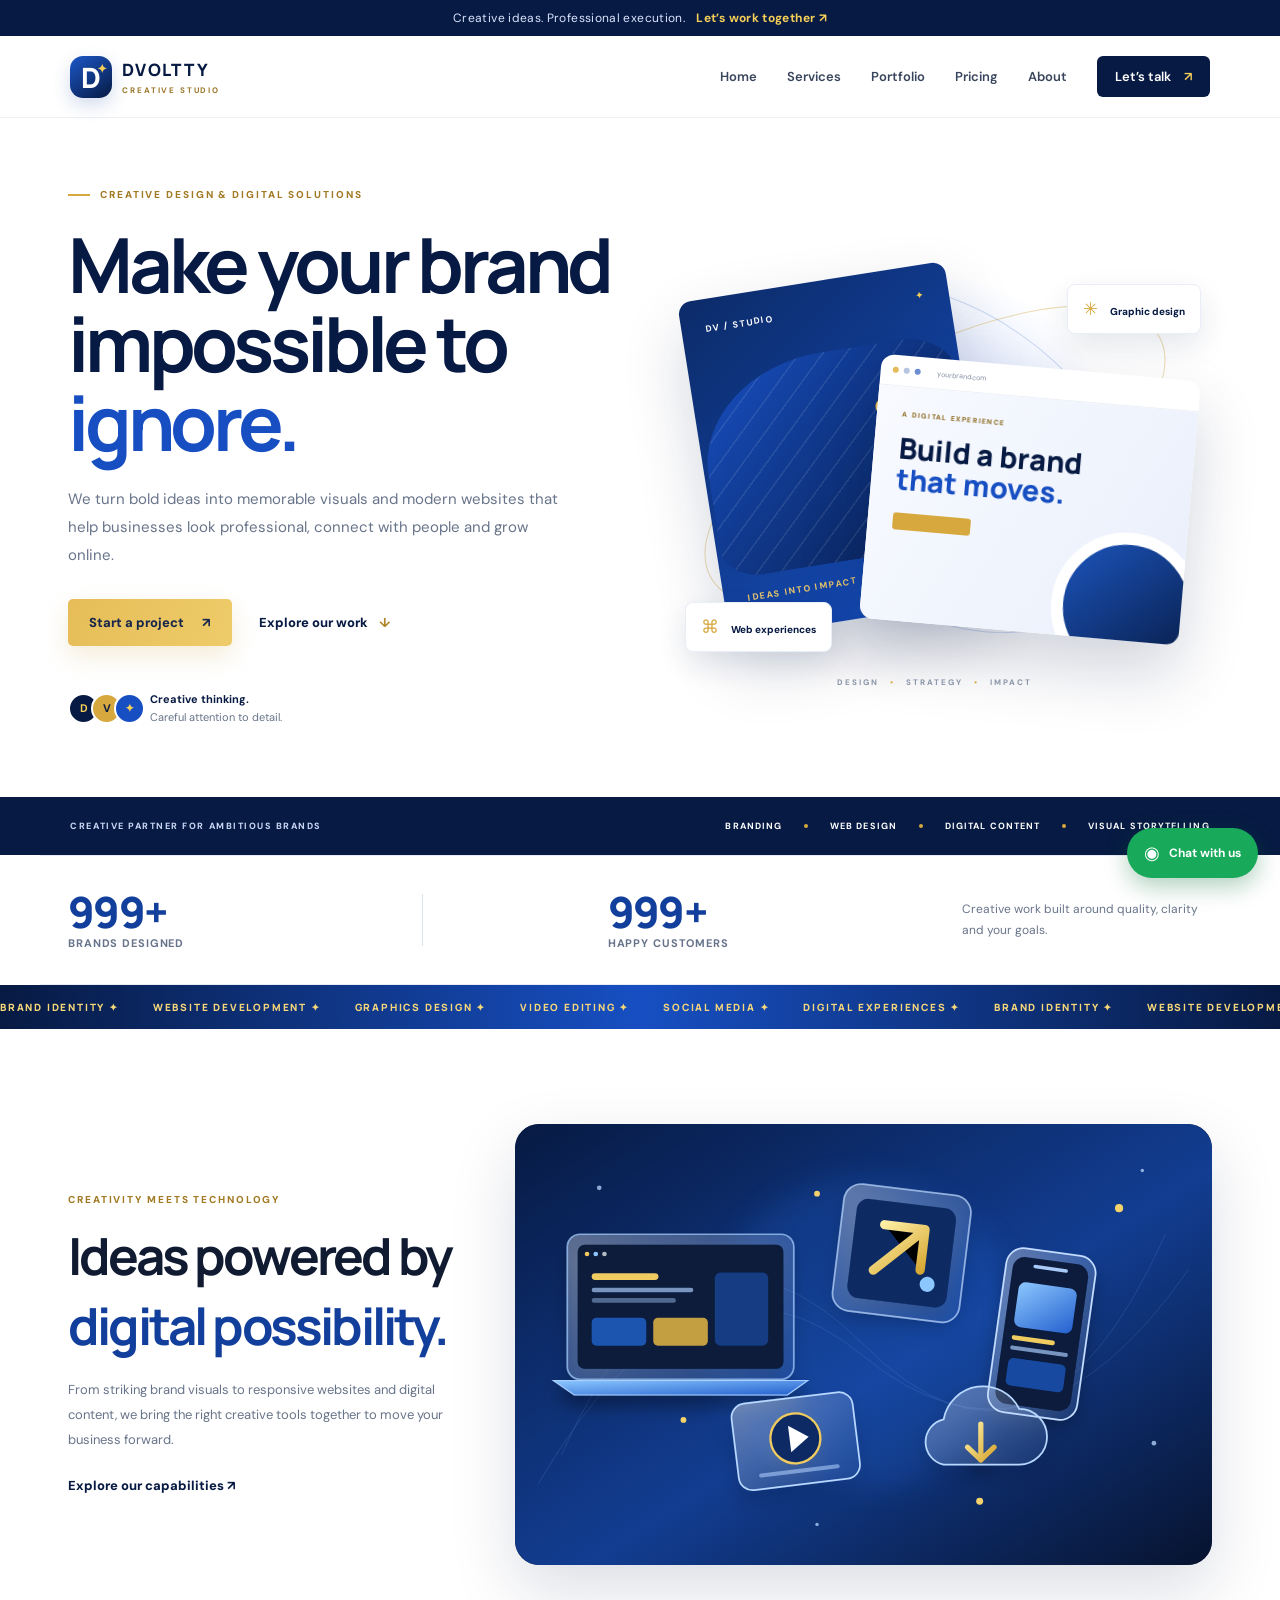
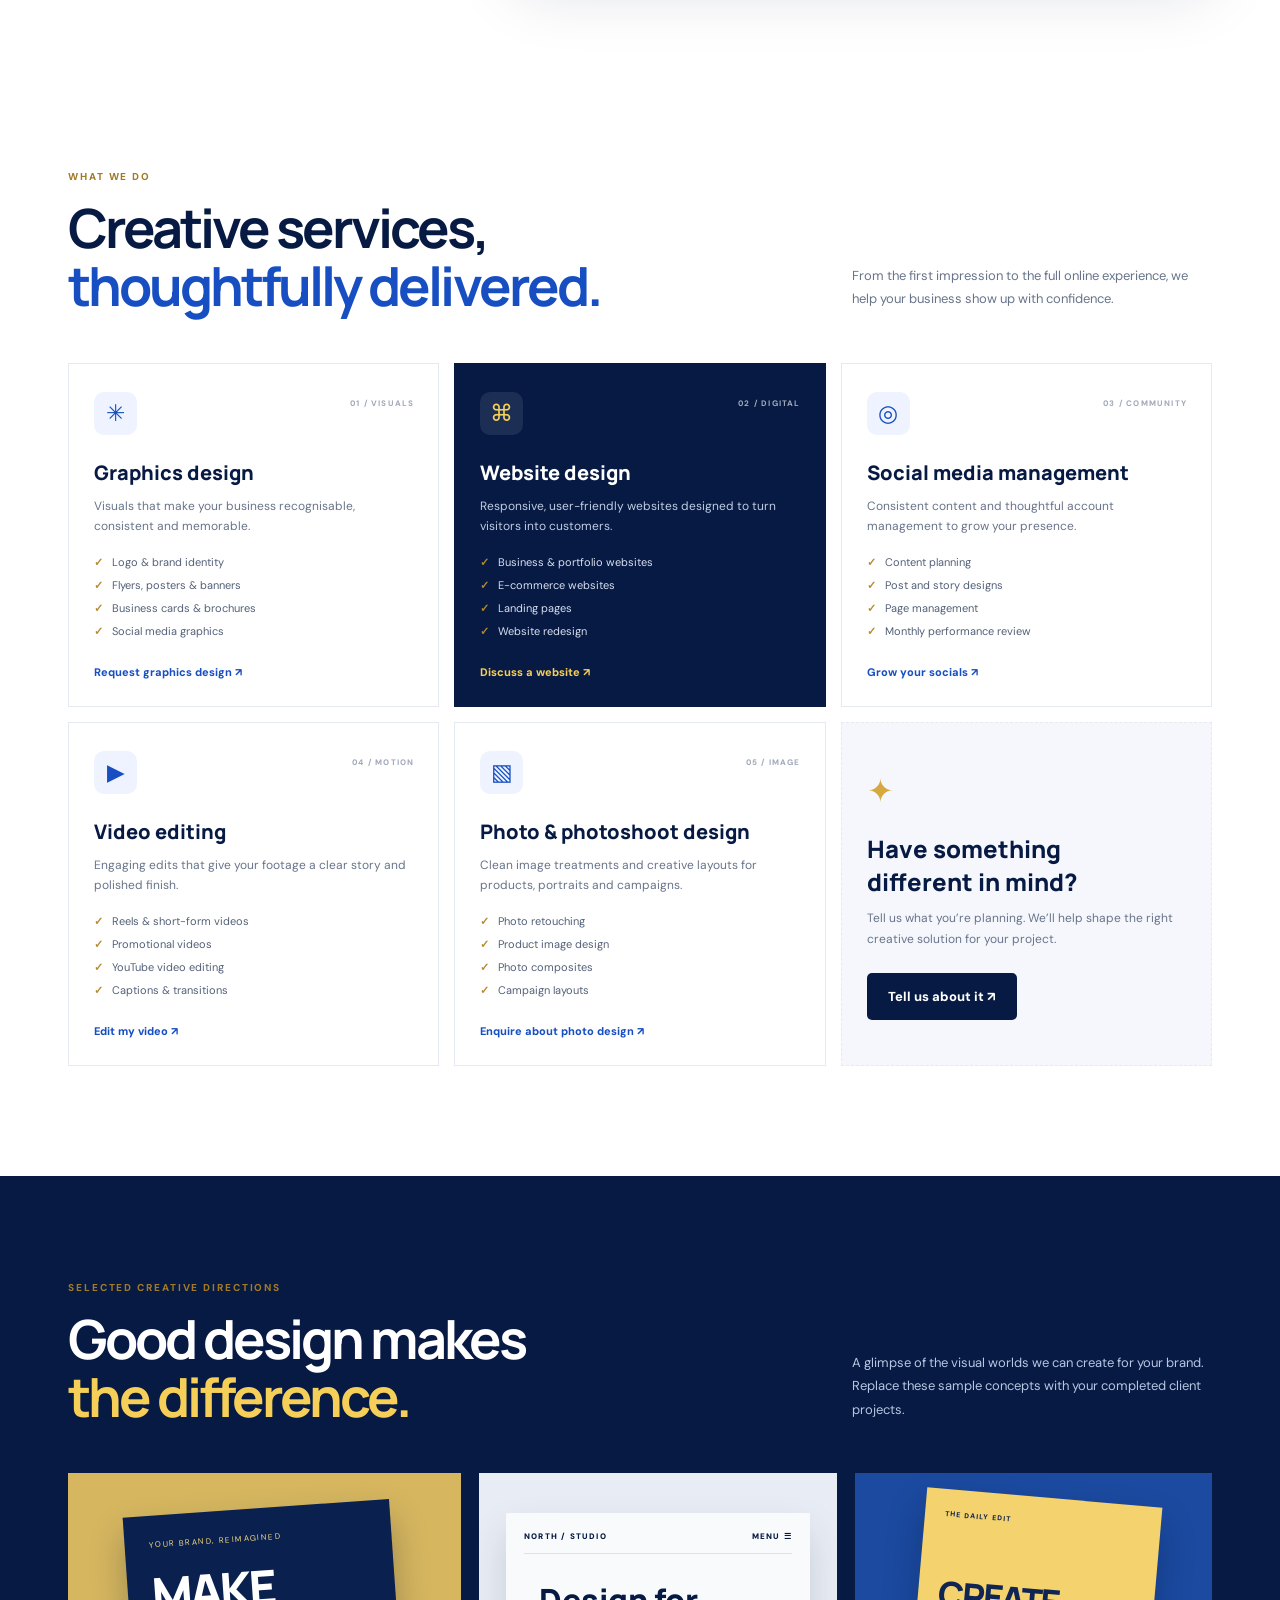
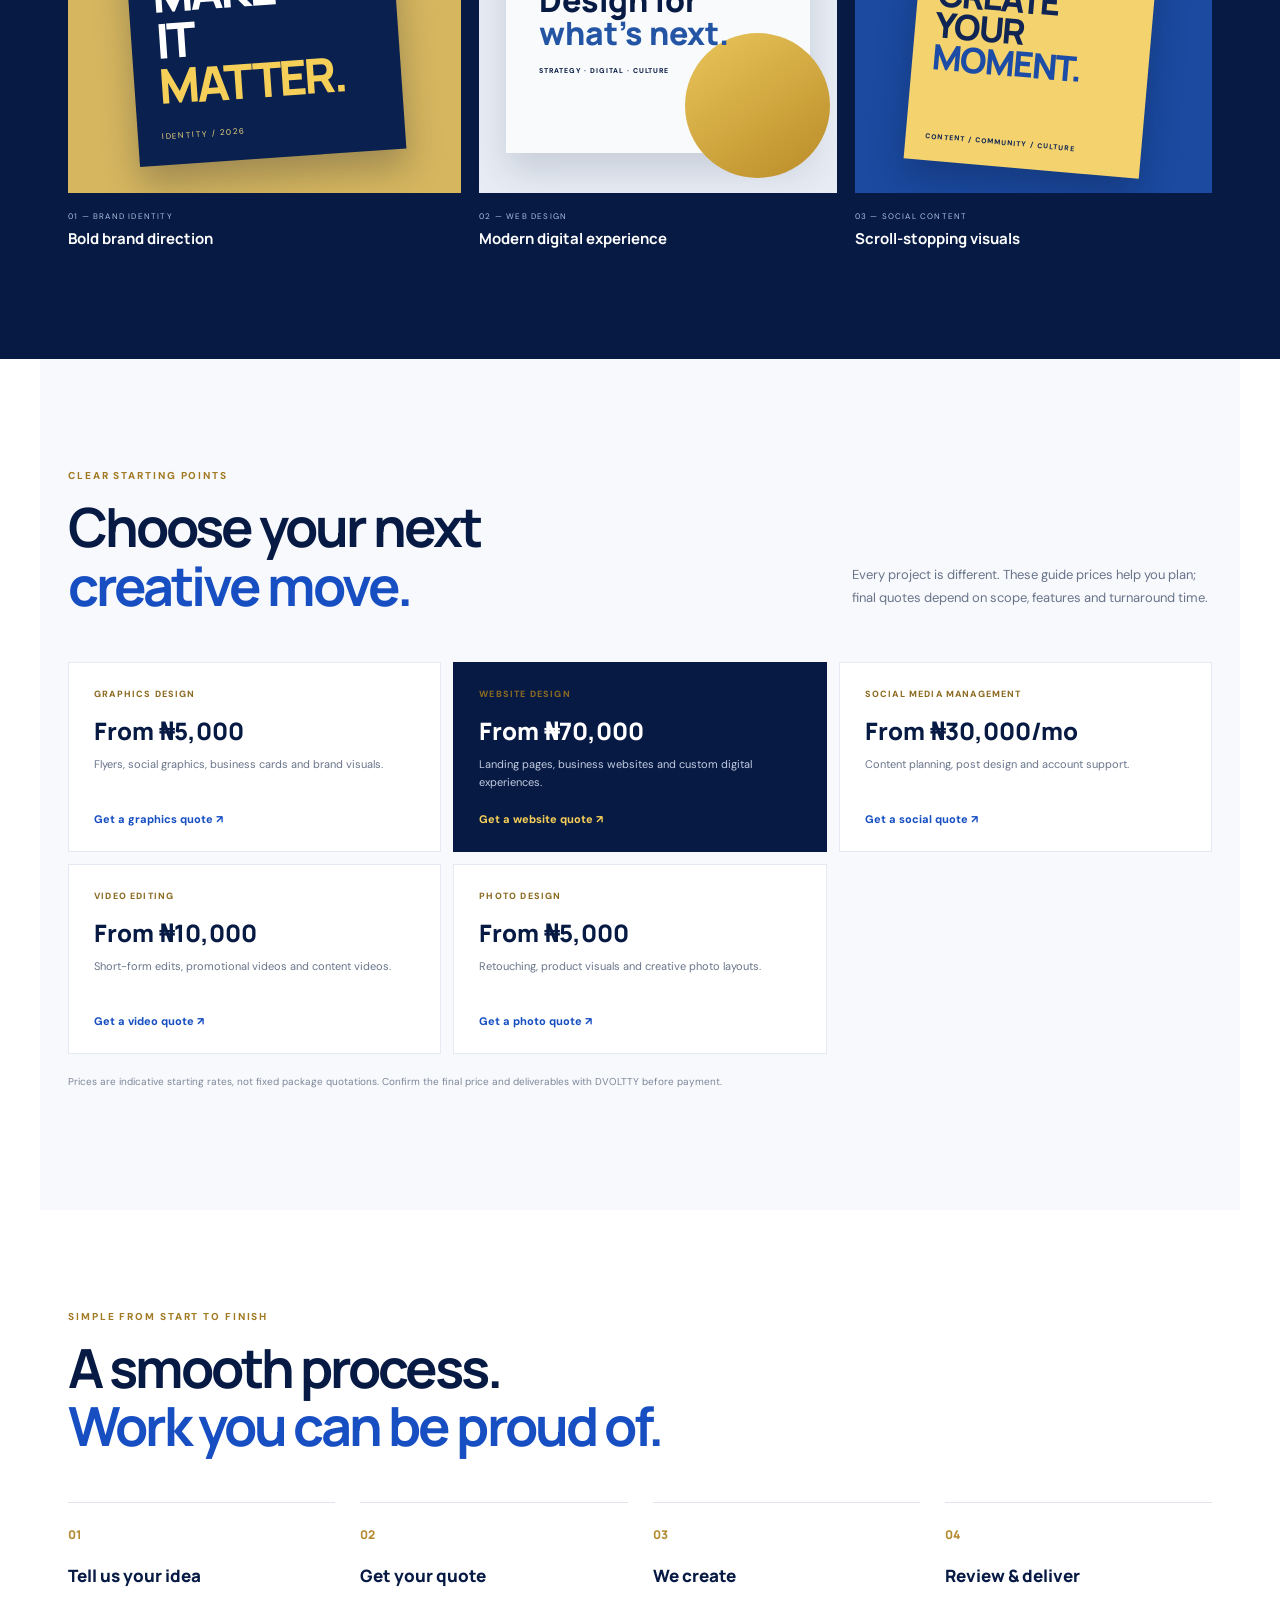
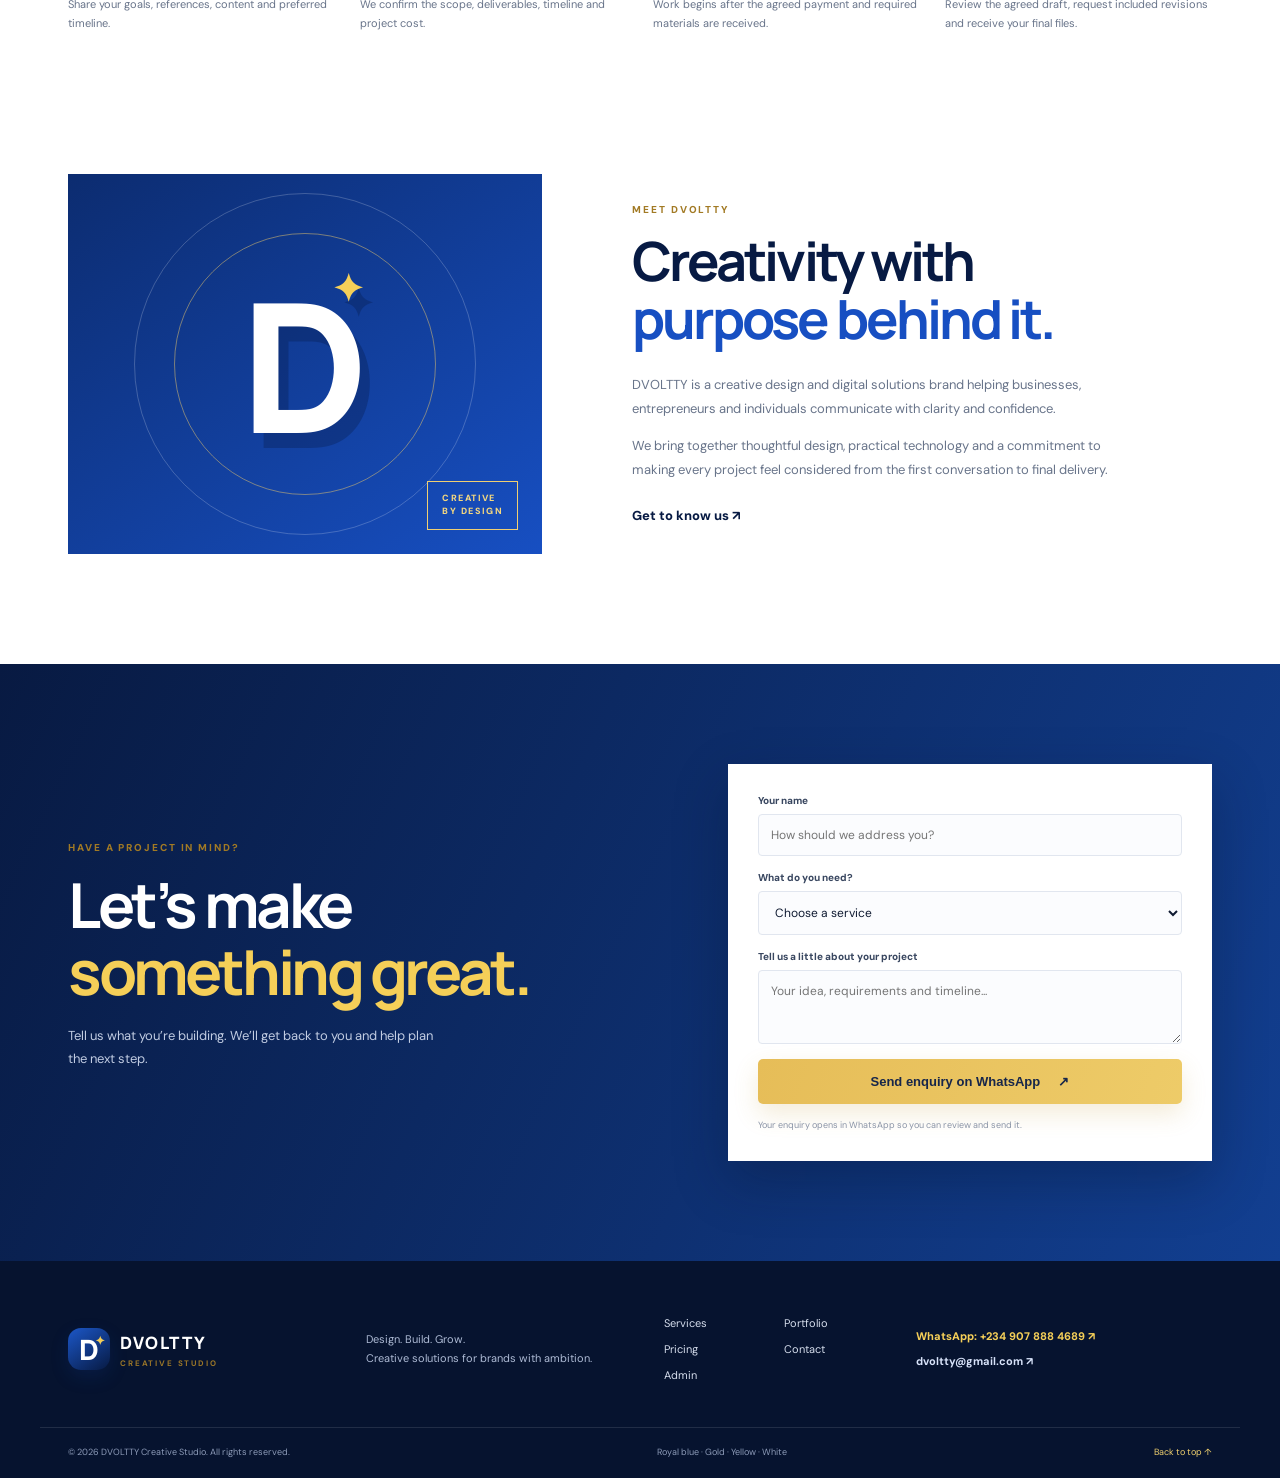
<file: index.html>
<!DOCTYPE html>
<html lang="en">
<head>
  <meta charset="UTF-8">
  <meta name="viewport" content="width=device-width, initial-scale=1.0">
  <meta name="theme-color" content="#071a43"><meta name="robots" content="index,follow"><link rel="canonical" href="https://dvoltty.github.io/dvoltty-creative-studio/"><meta property="og:title" content="DVOLTTY Creative Studio | Design. Build. Grow."><meta property="og:description" content="Premium graphics design, websites and creative digital services."><meta property="og:url" content="https://dvoltty.github.io/dvoltty-creative-studio/">
  <meta name="description" content="DVOLTTY Creative Studio offers professional graphics design, website development, branding, social media management and video editing. Chat with us on WhatsApp.">
  <title>DVOLTTY Creative Studio | Design. Build. Grow.</title>
  <link rel="icon" type="image/svg+xml" href="assets/favicon.svg">
  <link rel="preconnect" href="https://fonts.googleapis.com">
  <link rel="preconnect" href="https://fonts.gstatic.com" crossorigin>
  <link href="https://fonts.googleapis.com/css2?family=DM+Sans:wght@400;500;600;700&family=Manrope:wght@400;500;600;700;800&display=swap" rel="stylesheet">
  <link rel="stylesheet" href="styles.css">
</head>
<body>
  <div class="announcement">Creative ideas. Professional execution. <a href="#contact">Let’s work together <span>↗</span></a></div>
  <header class="site-header">
    <a class="brand" href="#home" aria-label="DVOLTTY home">
      <span class="brand-mark">D<span>✦</span></span>
      <span class="brand-copy"><strong>DVOLTTY</strong><small>CREATIVE STUDIO</small></span>
    </a>
    <button class="menu-toggle" aria-label="Open navigation" aria-expanded="false">☰</button>
    <nav class="nav">
      <a href="#home">Home</a><a href="services.html">Services</a><a href="portfolio.html">Portfolio</a><a href="pricing.html">Pricing</a><a href="#about">About</a>
      <a class="nav-cta" href="https://wa.me/2349078884689?text=Hello%20DVOLTTY%2C%20I%27d%20like%20to%20make%20an%20enquiry." target="_blank" rel="noopener">Let’s talk <span>↗</span></a>
    </nav>
  </header>

  <main>
    <section class="hero section-wrap" id="home">
      <div class="hero-copy">
        <div class="eyebrow"><i></i> CREATIVE DESIGN & DIGITAL SOLUTIONS</div>
        <h1>Make your brand<br> impossible to <em>ignore.</em></h1>
        <p class="hero-lead">We turn bold ideas into memorable visuals and modern websites that help businesses look professional, connect with people and grow online.</p>
        <div class="hero-actions">
          <a class="button button-gold" href="https://wa.me/2349078884689?text=Hello%20DVOLTTY%2C%20I%27d%20like%20to%20discuss%20a%20project." target="_blank" rel="noopener">Start a project <span>↗</span></a>
          <a class="text-link" href="#work">Explore our work <span>↓</span></a>
        </div>
        <div class="hero-proof"><div class="proof-avatars"><b>D</b><b>V</b><b>✦</b></div><span><strong>Creative thinking.</strong><br>Careful attention to detail.</span></div>
      </div>
      <div class="hero-art" aria-label="Illustration of creative design and website work">
        <div class="art-glow"></div><div class="art-orbit orbit-one"></div><div class="art-orbit orbit-two"></div>
        <div class="art-card card-back"><div class="mini-top"><span>DV / STUDIO</span><span>✦</span></div><div class="abstract-lines"></div><div class="mini-foot">IDEAS INTO IMPACT</div></div>
        <div class="art-card card-front"><div class="browser-bar"><i></i><i></i><i></i><span>yourbrand.com</span></div><div class="browser-content"><div class="browser-label">A DIGITAL EXPERIENCE</div><div class="browser-title">Build a brand<br><em>that moves.</em></div><div class="browser-button"></div><div class="browser-shape"></div></div></div>
        <div class="floating-chip chip-design">✳ <span>Graphic design</span></div><div class="floating-chip chip-web">⌘ <span>Web experiences</span></div>
        <div class="art-caption">DESIGN <b>•</b> STRATEGY <b>•</b> IMPACT</div>
      </div>
    </section>

    <section class="trust-strip"><span>CREATIVE PARTNER FOR AMBITIOUS BRANDS</span><div><b>BRANDING</b><i></i><b>WEB DESIGN</b><i></i><b>DIGITAL CONTENT</b><i></i><b>VISUAL STORYTELLING</b></div></section>

    <section class="impact-strip section-wrap" aria-label="DVOLTTY studio milestones">
      <div class="impact-stat"><strong><span class="count-up" data-count="1000">0</span>+</strong><span>Brands designed</span></div>
      <div class="impact-divider"></div>
      <div class="impact-stat"><strong><span class="count-up" data-count="1000">0</span>+</strong><span>Happy customers</span></div>
      <div class="impact-note">Creative work built around quality, clarity and your goals.</div>
    </section>
    <div class="moving-ribbon" aria-label="Our services"><div class="moving-track"><span>BRAND IDENTITY ✦</span><span>WEBSITE DEVELOPMENT ✦</span><span>GRAPHICS DESIGN ✦</span><span>VIDEO EDITING ✦</span><span>SOCIAL MEDIA ✦</span><span>DIGITAL EXPERIENCES ✦</span><span>BRAND IDENTITY ✦</span><span>WEBSITE DEVELOPMENT ✦</span><span>GRAPHICS DESIGN ✦</span><span>VIDEO EDITING ✦</span><span>SOCIAL MEDIA ✦</span><span>DIGITAL EXPERIENCES ✦</span></div></div>
    <section class="tech-showcase section-wrap" aria-labelledby="tech-title"><div class="tech-copy"><div class="eyebrow">CREATIVITY MEETS TECHNOLOGY</div><h2 id="tech-title">Ideas powered by<br><em>digital possibility.</em></h2><p>From striking brand visuals to responsive websites and digital content, we bring the right creative tools together to move your business forward.</p><a class="text-link" href="services.html">Explore our capabilities ↗</a></div><div class="tech-visual"><img src="assets/technology-toolkit.svg" alt="Glass-style technology illustrations representing web design, graphic design, mobile apps, video editing and cloud tools" loading="lazy"></div></section>

    <section class="section section-wrap" id="services">
      <div class="section-heading"><div><div class="eyebrow">WHAT WE DO</div><h2>Creative services,<br><em>thoughtfully delivered.</em></h2></div><p>From the first impression to the full online experience, we help your business show up with confidence.</p></div>
      <div class="service-grid">
        <article class="service-card"><div class="service-icon">✳</div><span class="card-number">01 / VISUALS</span><h3>Graphics design</h3><p>Visuals that make your business recognisable, consistent and memorable.</p><ul><li>Logo & brand identity</li><li>Flyers, posters & banners</li><li>Business cards & brochures</li><li>Social media graphics</li></ul><a href="https://wa.me/2349078884689?text=Hello%20DVOLTTY%2C%20I%27m%20interested%20in%20graphics%20design." target="_blank" rel="noopener">Request graphics design ↗</a></article>
        <article class="service-card featured"><div class="service-icon">⌘</div><span class="card-number">02 / DIGITAL</span><h3>Website design</h3><p>Responsive, user-friendly websites designed to turn visitors into customers.</p><ul><li>Business & portfolio websites</li><li>E-commerce websites</li><li>Landing pages</li><li>Website redesign</li></ul><a href="https://wa.me/2349078884689?text=Hello%20DVOLTTY%2C%20I%27m%20interested%20in%20website%20design." target="_blank" rel="noopener">Discuss a website ↗</a></article>
        <article class="service-card"><div class="service-icon">◎</div><span class="card-number">03 / COMMUNITY</span><h3>Social media management</h3><p>Consistent content and thoughtful account management to grow your presence.</p><ul><li>Content planning</li><li>Post and story designs</li><li>Page management</li><li>Monthly performance review</li></ul><a href="https://wa.me/2349078884689?text=Hello%20DVOLTTY%2C%20I%27m%20interested%20in%20social%20media%20management." target="_blank" rel="noopener">Grow your socials ↗</a></article>
        <article class="service-card"><div class="service-icon">▶</div><span class="card-number">04 / MOTION</span><h3>Video editing</h3><p>Engaging edits that give your footage a clear story and polished finish.</p><ul><li>Reels & short-form videos</li><li>Promotional videos</li><li>YouTube video editing</li><li>Captions & transitions</li></ul><a href="https://wa.me/2349078884689?text=Hello%20DVOLTTY%2C%20I%27m%20interested%20in%20video%20editing." target="_blank" rel="noopener">Edit my video ↗</a></article>
        <article class="service-card"><div class="service-icon">▧</div><span class="card-number">05 / IMAGE</span><h3>Photo & photoshoot design</h3><p>Clean image treatments and creative layouts for products, portraits and campaigns.</p><ul><li>Photo retouching</li><li>Product image design</li><li>Photo composites</li><li>Campaign layouts</li></ul><a href="https://wa.me/2349078884689?text=Hello%20DVOLTTY%2C%20I%27m%20interested%20in%20photo%20design." target="_blank" rel="noopener">Enquire about photo design ↗</a></article>
        <article class="service-card service-note"><div class="note-star">✦</div><h3>Have something<br>different in mind?</h3><p>Tell us what you’re planning. We’ll help shape the right creative solution for your project.</p><a class="button button-dark" href="#contact">Tell us about it ↗</a></article>
      </div>
    </section>

    <section class="work-section" id="work"><div class="section-wrap">
      <div class="section-heading light-heading"><div><div class="eyebrow">SELECTED CREATIVE DIRECTIONS</div><h2>Good design makes<br><em>the difference.</em></h2></div><p>A glimpse of the visual worlds we can create for your brand. Replace these sample concepts with your completed client projects.</p></div>
      <div class="portfolio-grid">
        <article class="portfolio-item portfolio-brand"><div class="portfolio-art"><div class="brand-poster"><small>YOUR BRAND, REIMAGINED</small><strong>MAKE<br>IT <i>MATTER.</i></strong><span>IDENTITY / 2026</span></div></div><div class="portfolio-meta"><span>01 — BRAND IDENTITY</span><b>Bold brand direction</b></div></article>
        <article class="portfolio-item portfolio-web"><div class="portfolio-art"><div class="web-mock"><div class="mock-nav">NORTH / STUDIO <span>MENU ☰</span></div><div class="mock-copy">Design for<br><i>what’s next.</i><small>STRATEGY · DIGITAL · CULTURE</small></div><div class="mock-circle"></div></div></div><div class="portfolio-meta"><span>02 — WEB DESIGN</span><b>Modern digital experience</b></div></article>
        <article class="portfolio-item portfolio-social"><div class="portfolio-art"><div class="social-mock"><small>THE DAILY EDIT</small><strong>CREATE<br>YOUR<br><i>MOMENT.</i></strong><span>CONTENT / COMMUNITY / CULTURE</span></div></div><div class="portfolio-meta"><span>03 — SOCIAL CONTENT</span><b>Scroll-stopping visuals</b></div></article>
      </div>
    </div></section>

    <section class="section section-wrap pricing-section" id="pricing">
      <div class="section-heading"><div><div class="eyebrow">CLEAR STARTING POINTS</div><h2>Choose your next<br><em>creative move.</em></h2></div><p>Every project is different. These guide prices help you plan; final quotes depend on scope, features and turnaround time.</p></div>
      <div class="price-grid">
        <article class="price-card"><span>GRAPHICS DESIGN</span><strong>From ₦5,000</strong><p>Flyers, social graphics, business cards and brand visuals.</p><a href="https://wa.me/2349078884689?text=Please%20send%20me%20a%20graphics%20design%20quote." target="_blank" rel="noopener">Get a graphics quote ↗</a></article>
        <article class="price-card price-featured"><span>WEBSITE DESIGN</span><strong>From ₦70,000</strong><p>Landing pages, business websites and custom digital experiences.</p><a href="https://wa.me/2349078884689?text=Please%20send%20me%20a%20website%20design%20quote." target="_blank" rel="noopener">Get a website quote ↗</a></article>
        <article class="price-card"><span>SOCIAL MEDIA MANAGEMENT</span><strong>From ₦30,000/mo</strong><p>Content planning, post design and account support.</p><a href="https://wa.me/2349078884689?text=Please%20send%20me%20a%20social%20media%20management%20quote." target="_blank" rel="noopener">Get a social quote ↗</a></article>
        <article class="price-card"><span>VIDEO EDITING</span><strong>From ₦10,000</strong><p>Short-form edits, promotional videos and content videos.</p><a href="https://wa.me/2349078884689?text=Please%20send%20me%20a%20video%20editing%20quote." target="_blank" rel="noopener">Get a video quote ↗</a></article>
        <article class="price-card"><span>PHOTO DESIGN</span><strong>From ₦5,000</strong><p>Retouching, product visuals and creative photo layouts.</p><a href="https://wa.me/2349078884689?text=Please%20send%20me%20a%20photo%20design%20quote." target="_blank" rel="noopener">Get a photo quote ↗</a></article>
      </div>
      <p class="pricing-note">Prices are indicative starting rates, not fixed package quotations. Confirm the final price and deliverables with DVOLTTY before payment.</p>
    </section>

    <section class="process-section"><div class="section-wrap"><div class="section-heading"><div><div class="eyebrow">SIMPLE FROM START TO FINISH</div><h2>A smooth process.<br><em>Work you can be proud of.</em></h2></div></div>
      <div class="process-grid"><div><b>01</b><h3>Tell us your idea</h3><p>Share your goals, references, content and preferred timeline.</p></div><div><b>02</b><h3>Get your quote</h3><p>We confirm the scope, deliverables, timeline and project cost.</p></div><div><b>03</b><h3>We create</h3><p>Work begins after the agreed payment and required materials are received.</p></div><div><b>04</b><h3>Review & deliver</h3><p>Review the agreed draft, request included revisions and receive your final files.</p></div></div>
    </div></section>

    <section class="about-section section-wrap" id="about"><div class="about-art"><div class="about-monogram">D<span>✦</span></div><div class="about-stamp">CREATIVE<br>BY DESIGN</div></div><div class="about-copy"><div class="eyebrow">MEET DVOLTTY</div><h2>Creativity with<br><em>purpose behind it.</em></h2><p>DVOLTTY is a creative design and digital solutions brand helping businesses, entrepreneurs and individuals communicate with clarity and confidence.</p><p>We bring together thoughtful design, practical technology and a commitment to making every project feel considered from the first conversation to final delivery.</p><a class="text-link" href="https://wa.me/2349078884689?text=Hello%20DVOLTTY%2C%20I%27d%20like%20to%20know%20more%20about%20your%20studio." target="_blank" rel="noopener">Get to know us ↗</a></div></section>

    <section class="contact-section" id="contact"><div class="section-wrap contact-inner"><div><div class="eyebrow">HAVE A PROJECT IN MIND?</div><h2>Let’s make<br><em>something great.</em></h2><p>Tell us what you’re building. We’ll get back to you and help plan the next step.</p></div>
      <form class="contact-form" id="enquiry-form"><label>Your name<input name="name" required placeholder="How should we address you?"></label><label>What do you need?<select name="service" required><option value="">Choose a service</option><option>Graphics design</option><option>Website design</option><option>Social media management</option><option>Video editing</option><option>Photo & photoshoot design</option><option>Something else</option></select></label><label>Tell us a little about your project<textarea name="details" rows="3" placeholder="Your idea, requirements and timeline..."></textarea></label><button class="button button-gold" type="submit">Send enquiry on WhatsApp <span>↗</span></button><small>Your enquiry opens in WhatsApp so you can review and send it.</small></form>
    </div></section>
  </main>

  <footer class="footer"><div class="section-wrap footer-main"><a class="brand footer-brand" href="#home"><span class="brand-mark">D<span>✦</span></span><span class="brand-copy"><strong>DVOLTTY</strong><small>CREATIVE STUDIO</small></span></a><p>Design. Build. Grow.<br>Creative solutions for brands with ambition.</p><div class="footer-links"><a href="services.html">Services</a><a href="portfolio.html">Portfolio</a><a href="pricing.html">Pricing</a><a href="#contact">Contact</a><a href="admin.html">Admin</a></div><div class="footer-contact"><a class="footer-whatsapp" href="https://wa.me/2349078884689" target="_blank" rel="noopener">WhatsApp: +234 907 888 4689 ↗</a><a class="footer-email" href="mailto:dvoltty@gmail.com">dvoltty@gmail.com ↗</a></div></div><div class="section-wrap footer-bottom"><span>© <span id="year"></span> DVOLTTY Creative Studio. All rights reserved.</span><span>Royal blue · Gold · Yellow · White</span><a href="#home">Back to top ↑</a></div></footer>

  <a class="whatsapp-float" href="https://wa.me/2349078884689?text=Hello%20DVOLTTY%2C%20I%27d%20like%20to%20make%20an%20enquiry." target="_blank" rel="noopener" aria-label="Chat with DVOLTTY on WhatsApp"><span>◉</span><b>Chat with us</b></a>
  <script src="script.js"></script>
</body>
</html>
</file>
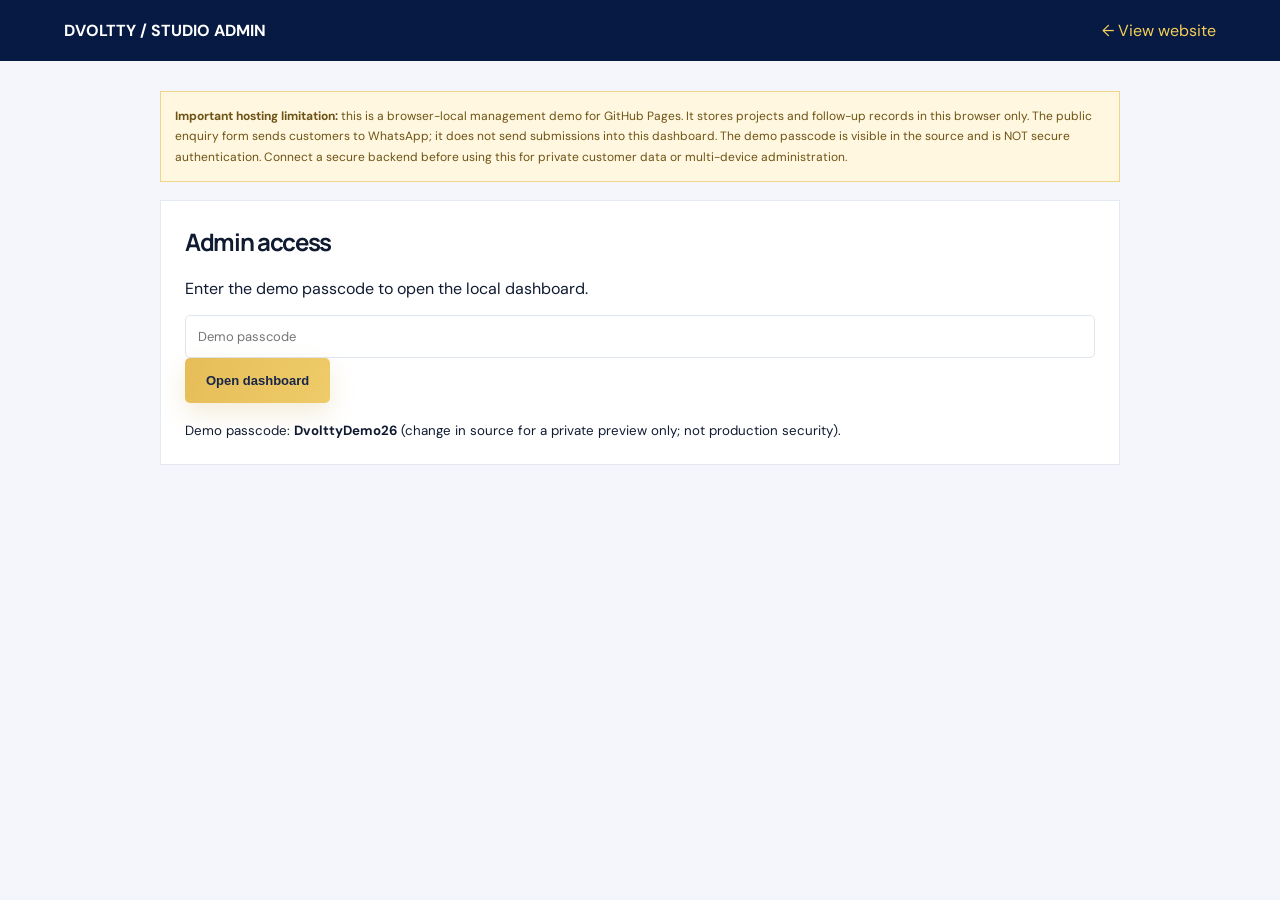
<file: admin.html>
<!doctype html>
<html lang="en"><head><meta charset="utf-8"><meta name="viewport" content="width=device-width,initial-scale=1">
<meta name="theme-color" content="#071a43"><meta name="robots" content="noindex,nofollow">
<link rel="icon" href="assets/favicon.svg"><link rel="preconnect" href="https://fonts.googleapis.com"><link rel="preconnect" href="https://fonts.gstatic.com" crossorigin>
<link href="https://fonts.googleapis.com/css2?family=DM+Sans:wght@400;500;600;700&family=Manrope:wght@400;500;600;700;800&display=swap" rel="stylesheet">
<link rel="stylesheet" href="styles.css"><title>Studio Admin | DVOLTTY</title></head>
<body class="admin-shell"><div class="admin-top"><strong>DVOLTTY / STUDIO ADMIN</strong><a href="index.html">← View website</a></div>
<main class="admin-wrap">
<div class="notice"><b>Important hosting limitation:</b> this is a browser-local management demo for GitHub Pages. It stores projects and follow-up records in this browser only. The public enquiry form sends customers to WhatsApp; it does not send submissions into this dashboard. The demo passcode is visible in the source and is NOT secure authentication. Connect a secure backend before using this for private customer data or multi-device administration.</div>
<section class="login-box" id="login"><h2>Admin access</h2><p>Enter the demo passcode to open the local dashboard.</p><input id="pass" type="password" placeholder="Demo passcode" autocomplete="current-password"><button class="button button-gold" id="loginBtn">Open dashboard</button><p id="err" role="alert"></p><small>Demo passcode: <b>DvolttyDemo26</b> (change in source for a private preview only; not production security).</small></section>
<div id="dash" class="admin-hidden">
<section class="admin-panel"><h2>Studio overview</h2><div class="admin-stat-grid"><div class="admin-stat"><span class="admin-muted">Saved projects</span><strong id="projectCount">0</strong></div><div class="admin-stat"><span class="admin-muted">Follow-up records</span><strong id="noteCount">0</strong></div><div class="admin-stat"><span class="admin-muted">Storage</span><strong>Browser</strong></div></div></section>
<section class="admin-panel"><h2 id="projectHeading">Add portfolio project</h2><form id="projectForm" class="admin-form">
<input type="hidden" name="editId"><label>Project title<input name="title" required maxlength="90" placeholder="e.g. Brand identity concept"></label>
<label>Category<select name="category"><option>Branding</option><option>Web design</option><option>Social content</option><option>Video editing</option><option>Photo editing</option></select></label>
<label>Description<textarea name="description" required maxlength="500" rows="3" placeholder="What was created and what problem does it solve?"></textarea></label>
<label>Image URL (optional)<input name="imageUrl" type="url" placeholder="https://..."></label>
<label>Or upload an image (stored in this browser)<input name="imageFile" type="file" accept="image/*"></label>
<div class="admin-actions"><button class="button button-gold" type="submit" id="saveProject">Save project</button><button class="button" type="button" id="cancelEdit">Clear</button></div>
<p class="admin-muted">Tip: compress images before uploading. Browser storage is limited; large images may fail. Uploaded projects appear on the portfolio page in this same browser.</p></form></section>
<section class="admin-panel"><h2>Saved portfolio projects</h2><div id="projects" class="admin-list"></div></section>
<section class="admin-panel"><h2>Enquiry follow-up notebook</h2><p class="admin-muted">Add a record after a customer contacts you. This is a private local reminder list, not an automatic inbox.</p>
<form id="noteForm" class="admin-form"><label>Customer name<input name="customer" required></label><label>WhatsApp / phone (optional)<input name="phone" type="tel"></label><label>Service<input name="service" placeholder="Website design, logo, etc."></label><label>Status<select name="status"><option>New</option><option>Contacted</option><option>Awaiting payment</option><option>In progress</option><option>Completed</option></select></label><label>Follow-up note<textarea name="note" rows="2" placeholder="Next action, quotation, due date..."></textarea></label><button class="button button-gold">Save follow-up</button></form><div id="notes" class="admin-list"></div></section>
<section class="admin-panel"><h2>Backup & restore</h2><p class="admin-muted">Export your locally saved projects and follow-up notes to a JSON backup file. Restore a previous backup in this browser.</p><div class="admin-actions"><button class="button button-gold" id="exportData">Export backup</button><label class="button" for="importData">Import backup JSON</label><input id="importData" type="file" accept="application/json" hidden></div></section>
</div></main>
<script>
const $=s=>document.querySelector(s),get=k=>{try{return JSON.parse(localStorage.getItem(k)||"[]")}catch{return[]}},put=(k,v)=>localStorage.setItem(k,JSON.stringify(v));
const uid=()=>Date.now().toString(36)+Math.random().toString(36).slice(2,7);
$("#loginBtn").onclick=()=>{if($("#pass").value==="DvolttyDemo26"){$("#login").classList.add("admin-hidden");$("#dash").classList.remove("admin-hidden");render()}else $("#err").textContent="Incorrect passcode"};
function safe(t){return String(t||"").replace(/[&<>"]/g,c=>({"&":"&amp;","<":"&lt;",">":"&gt;",'"':"&quot;"}[c]))}
function render(){
 const projects=get("dvolttyProjects"),notes=get("dvolttyNotes");
 $("#projectCount").textContent=projects.length;$("#noteCount").textContent=notes.length;
 const pb=$("#projects");pb.innerHTML="";
 projects.forEach(x=>{const row=document.createElement("div");row.className="admin-row";const info=document.createElement("div");info.style.flex="1";info.innerHTML="<b>"+safe(x.title)+"</b><small>"+safe(x.category)+" · "+safe(x.description)+"</small>";
 if(x.imageUrl){const im=document.createElement("img");im.src=x.imageUrl;im.alt="";im.style.cssText="width:88px;height:64px;object-fit:cover;border-radius:8px;margin-top:8px";info.append(im)}
 const actions=document.createElement("div");actions.className="admin-actions";const edit=document.createElement("button");edit.textContent="Edit";edit.onclick=()=>editProject(x.id);const del=document.createElement("button");del.textContent="Delete";del.onclick=()=>{if(confirm("Delete this project?")){put("dvolttyProjects",get("dvolttyProjects").filter(p=>p.id!==x.id));render()}};actions.append(edit,del);row.append(info,actions);pb.append(row)});
 const nb=$("#notes");nb.innerHTML="";
 notes.forEach(x=>{const row=document.createElement("div");row.className="admin-row";const info=document.createElement("div");info.style.flex="1";info.innerHTML="<b>"+safe(x.customer)+"</b><small>"+safe(x.service)+" · "+safe(x.status)+" · "+safe(x.phone)+"<br>"+safe(x.note)+"</small>";
 const del=document.createElement("button");del.textContent="Delete";del.onclick=()=>{put("dvolttyNotes",get("dvolttyNotes").filter(n=>n.id!==x.id));render()};row.append(info,del);nb.append(row)});
}
function clearProjectForm(){ $("#projectForm").reset();$("#projectForm [name=editId]").value="";$("#projectHeading").textContent="Add portfolio project";$("#saveProject").textContent="Save project"}
function editProject(id){const x=get("dvolttyProjects").find(p=>p.id===id);if(!x)return;const f=$("#projectForm");f.elements.editId.value=x.id;f.elements.title.value=x.title;f.elements.category.value=x.category;f.elements.description.value=x.description;f.elements.imageUrl.value=x.imageUrl||"";$("#projectHeading").textContent="Edit portfolio project";$("#saveProject").textContent="Update project";window.scrollTo({top:0,behavior:"smooth"})}
$("#cancelEdit").onclick=clearProjectForm;
$("#projectForm").onsubmit=async e=>{e.preventDefault();const f=e.target,d=new FormData(f),id=d.get("editId"),all=get("dvolttyProjects"),old=all.find(x=>x.id===id);let imageUrl=(d.get("imageUrl")||"").trim();
 const file=f.elements.imageFile.files[0];if(file){if(!file.type.startsWith("image/")){alert("Please choose an image file.");return}if(file.size>1200000){alert("Please use an image under 1.2 MB for browser storage.");return}imageUrl=await new Promise((resolve,reject)=>{const r=new FileReader();r.onload=()=>resolve(r.result);r.onerror=reject;r.readAsDataURL(file)})}else if(!imageUrl&&old)imageUrl=old.imageUrl||"";
 const item={id:id||uid(),title:d.get("title").trim(),category:d.get("category"),description:d.get("description").trim(),imageUrl};
 if(id){const i=all.findIndex(x=>x.id===id);if(i>=0)all[i]=item}else all.unshift(item);
 try{put("dvolttyProjects",all);clearProjectForm();render()}catch(err){alert("Browser storage is full. Try a smaller image or remove older projects.")}};
$("#noteForm").onsubmit=e=>{e.preventDefault();const d=new FormData(e.target),a=get("dvolttyNotes");a.unshift({id:uid(),customer:d.get("customer"),phone:d.get("phone"),service:d.get("service"),status:d.get("status"),note:d.get("note"),createdAt:new Date().toISOString()});put("dvolttyNotes",a);e.target.reset();render()};
$("#exportData").onclick=()=>{const blob=new Blob([JSON.stringify({projects:get("dvolttyProjects"),notes:get("dvolttyNotes")},null,2)],{type:"application/json"});const a=document.createElement("a");a.href=URL.createObjectURL(blob);a.download="dvoltty-admin-backup.json";a.click();URL.revokeObjectURL(a.href)};
$("#importData").onchange=async e=>{const file=e.target.files[0];if(!file)return;try{const d=JSON.parse(await file.text());if(!Array.isArray(d.projects)||!Array.isArray(d.notes))throw Error();put("dvolttyProjects",d.projects);put("dvolttyNotes",d.notes);render();alert("Backup restored.")}catch{alert("That backup file is not valid.")}e.target.value=""};
</script></body></html>
</file>
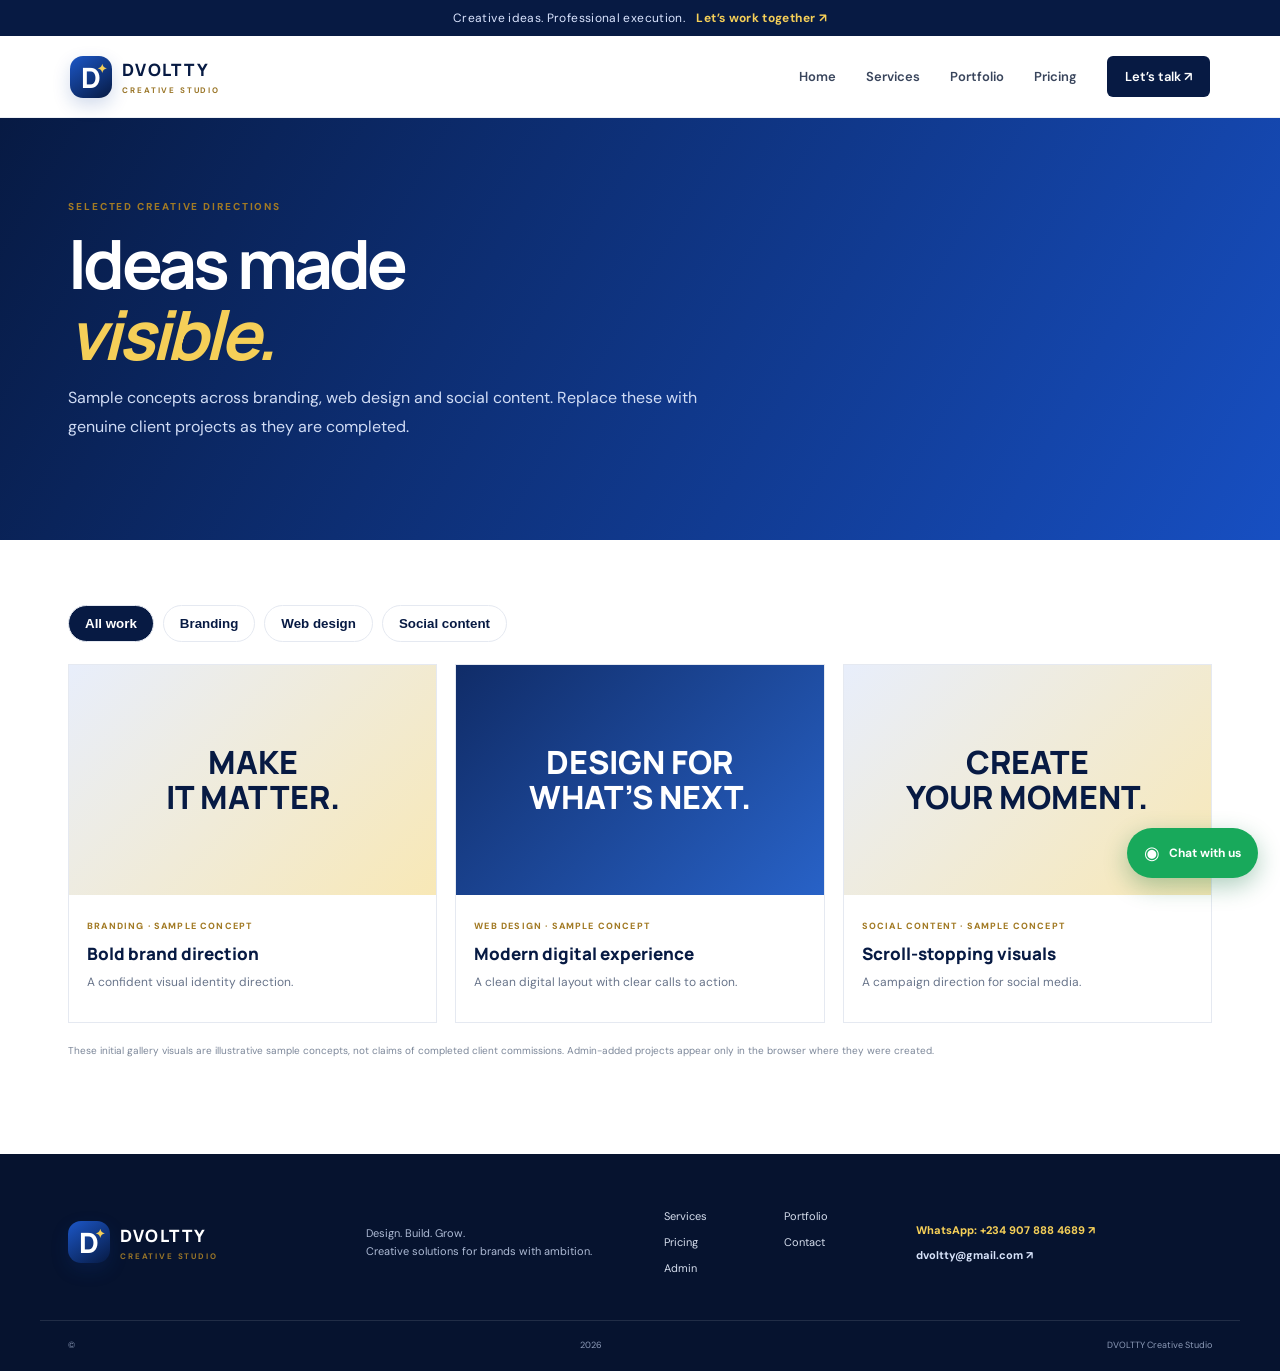
<file: portfolio.html>
<!doctype html><html lang="en"><head><meta charset="utf-8"><meta name="viewport" content="width=device-width,initial-scale=1"><meta name="theme-color" content="#071a43"><link rel="icon" href="assets/favicon.svg"><link rel="preconnect" href="https://fonts.googleapis.com"><link rel="preconnect" href="https://fonts.gstatic.com" crossorigin><link href="https://fonts.googleapis.com/css2?family=DM+Sans:wght@400;500;600;700&family=Manrope:wght@400;500;600;700;800&display=swap" rel="stylesheet"><link rel="stylesheet" href="styles.css"><title>Portfolio | DVOLTTY Creative Studio</title><meta name="description" content="Explore creative portfolio concepts from DVOLTTY Creative Studio."></head><body><div class="announcement">Creative ideas. Professional execution. <a href="index.html#contact">Let’s work together ↗</a></div><header class="site-header"><a class="brand" href="index.html"><span class="brand-mark">D<span>✦</span></span><span class="brand-copy"><strong>DVOLTTY</strong><small>CREATIVE STUDIO</small></span></a><button class="menu-toggle" aria-label="Open navigation" aria-expanded="false">☰</button><nav class="nav"><a href="index.html">Home</a><a href="services.html">Services</a><a href="portfolio.html">Portfolio</a><a href="pricing.html">Pricing</a><a class="nav-cta" href="https://wa.me/2349078884689">Let’s talk ↗</a></nav></header><section class="inner-hero"><div class="section-wrap"><div class="eyebrow">SELECTED CREATIVE DIRECTIONS</div><h1>Ideas made<br><em>visible.</em></h1><p>Sample concepts across branding, web design and social content. Replace these with genuine client projects as they are completed.</p></div></section><main class="section-wrap inner-content"><div class="gallery-tools"><button class="active" data-filter="all">All work</button><button data-filter="Branding">Branding</button><button data-filter="Web design">Web design</button><button data-filter="Social content">Social content</button></div><div class="gallery-grid" id="gallery"><article class="gallery-card" data-category="Branding"><div class="gallery-visual"><span>MAKE<br>IT MATTER.</span></div><div class="gallery-info"><small>BRANDING · SAMPLE CONCEPT</small><h3>Bold brand direction</h3><p>A confident visual identity direction.</p></div></article><article class="gallery-card" data-category="Web design"><div class="gallery-visual"><span>DESIGN FOR<br>WHAT’S NEXT.</span></div><div class="gallery-info"><small>WEB DESIGN · SAMPLE CONCEPT</small><h3>Modern digital experience</h3><p>A clean digital layout with clear calls to action.</p></div></article><article class="gallery-card" data-category="Social content"><div class="gallery-visual"><span>CREATE<br>YOUR MOMENT.</span></div><div class="gallery-info"><small>SOCIAL CONTENT · SAMPLE CONCEPT</small><h3>Scroll-stopping visuals</h3><p>A campaign direction for social media.</p></div></article></div><p class="pricing-note">These initial gallery visuals are illustrative sample concepts, not claims of completed client commissions. Admin-added projects appear only in the browser where they were created.</p></main><script>document.querySelectorAll("[data-filter]").forEach(b=>b.addEventListener("click",()=>{document.querySelectorAll("[data-filter]").forEach(x=>x.classList.remove("active"));b.classList.add("active");document.querySelectorAll(".gallery-card").forEach(c=>c.hidden=b.dataset.filter!=="all"&&c.dataset.category!==b.dataset.filter)}));const a=JSON.parse(localStorage.getItem("dvolttyProjects")||"[]");a.forEach(x=>{const e=document.createElement("article");e.className="gallery-card";e.dataset.category=x.category;e.innerHTML="<div class=gallery-visual><span></span></div><div class=gallery-info><small></small><h3></h3><p></p></div>";e.querySelector("span").textContent=x.title;e.querySelector("small").textContent=x.category.toUpperCase()+" · ADDED PROJECT";e.querySelector("h3").textContent=x.title;e.querySelector("p").textContent=x.description;if(x.imageUrl){const im=document.createElement("img");im.src=x.imageUrl;im.alt=x.title+" project image";e.querySelector(".gallery-visual").prepend(im)}document.querySelector("#gallery").append(e)});</script><footer class="footer"><div class="section-wrap footer-main"><a class="brand footer-brand" href="index.html"><span class="brand-mark">D<span>✦</span></span><span class="brand-copy"><strong>DVOLTTY</strong><small>CREATIVE STUDIO</small></span></a><p>Design. Build. Grow.<br>Creative solutions for brands with ambition.</p><div class="footer-links"><a href="services.html">Services</a><a href="portfolio.html">Portfolio</a><a href="pricing.html">Pricing</a><a href="index.html#contact">Contact</a><a href="admin.html">Admin</a></div><div class="footer-contact"><a class="footer-whatsapp" href="https://wa.me/2349078884689">WhatsApp: +234 907 888 4689 ↗</a><a class="footer-email" href="mailto:dvoltty@gmail.com">dvoltty@gmail.com ↗</a></div></div><div class="section-wrap footer-bottom">© <span id="year"></span> DVOLTTY Creative Studio</div></footer><a class="whatsapp-float" href="https://wa.me/2349078884689"><span>◉</span><b>Chat with us</b></a><script src="script.js"></script></body></html>
</file>
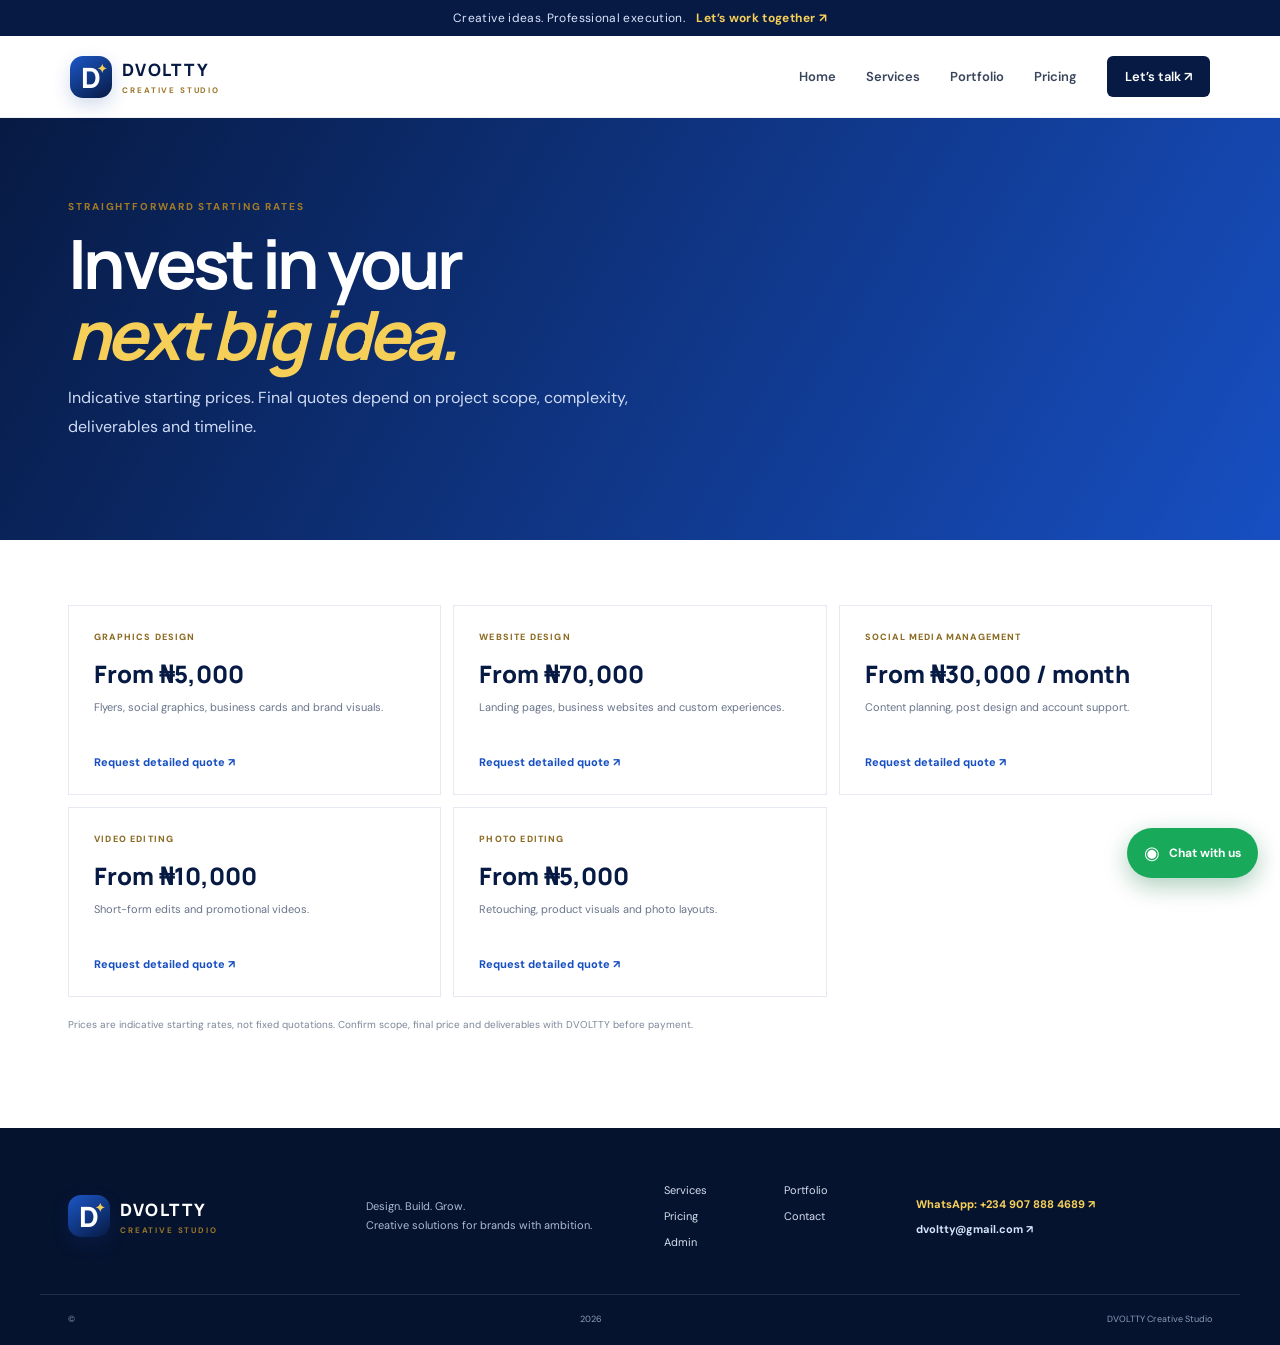
<file: pricing.html>
<!doctype html><html lang="en"><head><meta charset="utf-8"><meta name="viewport" content="width=device-width,initial-scale=1"><meta name="theme-color" content="#071a43"><link rel="icon" href="assets/favicon.svg"><link rel="preconnect" href="https://fonts.googleapis.com"><link rel="preconnect" href="https://fonts.gstatic.com" crossorigin><link href="https://fonts.googleapis.com/css2?family=DM+Sans:wght@400;500;600;700&family=Manrope:wght@400;500;600;700;800&display=swap" rel="stylesheet"><link rel="stylesheet" href="styles.css"><title>Pricing | DVOLTTY Creative Studio</title><meta name="description" content="Indicative starting prices for DVOLTTY design and digital services."></head><body><div class="announcement">Creative ideas. Professional execution. <a href="index.html#contact">Let’s work together ↗</a></div><header class="site-header"><a class="brand" href="index.html"><span class="brand-mark">D<span>✦</span></span><span class="brand-copy"><strong>DVOLTTY</strong><small>CREATIVE STUDIO</small></span></a><button class="menu-toggle" aria-label="Open navigation" aria-expanded="false">☰</button><nav class="nav"><a href="index.html">Home</a><a href="services.html">Services</a><a href="portfolio.html">Portfolio</a><a href="pricing.html">Pricing</a><a class="nav-cta" href="https://wa.me/2349078884689">Let’s talk ↗</a></nav></header><section class="inner-hero"><div class="section-wrap"><div class="eyebrow">STRAIGHTFORWARD STARTING RATES</div><h1>Invest in your<br><em>next big idea.</em></h1><p>Indicative starting prices. Final quotes depend on project scope, complexity, deliverables and timeline.</p></div></section><main class="section-wrap inner-content"><div class="price-grid"><article class="price-card"><span>GRAPHICS DESIGN</span><strong>From ₦5,000</strong><p>Flyers, social graphics, business cards and brand visuals.</p><a href="https://wa.me/2349078884689?text=Hello%20DVOLTTY%2C%20please%20send%20me%20a%20quote%20for%20Graphics%20design">Request detailed quote ↗</a></article><article class="price-card"><span>WEBSITE DESIGN</span><strong>From ₦70,000</strong><p>Landing pages, business websites and custom experiences.</p><a href="https://wa.me/2349078884689?text=Hello%20DVOLTTY%2C%20please%20send%20me%20a%20quote%20for%20Website%20design">Request detailed quote ↗</a></article><article class="price-card"><span>SOCIAL MEDIA MANAGEMENT</span><strong>From ₦30,000 / month</strong><p>Content planning, post design and account support.</p><a href="https://wa.me/2349078884689?text=Hello%20DVOLTTY%2C%20please%20send%20me%20a%20quote%20for%20Social%20media%20management">Request detailed quote ↗</a></article><article class="price-card"><span>VIDEO EDITING</span><strong>From ₦10,000</strong><p>Short-form edits and promotional videos.</p><a href="https://wa.me/2349078884689?text=Hello%20DVOLTTY%2C%20please%20send%20me%20a%20quote%20for%20Video%20editing">Request detailed quote ↗</a></article><article class="price-card"><span>PHOTO EDITING</span><strong>From ₦5,000</strong><p>Retouching, product visuals and photo layouts.</p><a href="https://wa.me/2349078884689?text=Hello%20DVOLTTY%2C%20please%20send%20me%20a%20quote%20for%20Photo%20editing">Request detailed quote ↗</a></article></div><p class="pricing-note">Prices are indicative starting rates, not fixed quotations. Confirm scope, final price and deliverables with DVOLTTY before payment.</p></main><footer class="footer"><div class="section-wrap footer-main"><a class="brand footer-brand" href="index.html"><span class="brand-mark">D<span>✦</span></span><span class="brand-copy"><strong>DVOLTTY</strong><small>CREATIVE STUDIO</small></span></a><p>Design. Build. Grow.<br>Creative solutions for brands with ambition.</p><div class="footer-links"><a href="services.html">Services</a><a href="portfolio.html">Portfolio</a><a href="pricing.html">Pricing</a><a href="index.html#contact">Contact</a><a href="admin.html">Admin</a></div><div class="footer-contact"><a class="footer-whatsapp" href="https://wa.me/2349078884689">WhatsApp: +234 907 888 4689 ↗</a><a class="footer-email" href="mailto:dvoltty@gmail.com">dvoltty@gmail.com ↗</a></div></div><div class="section-wrap footer-bottom">© <span id="year"></span> DVOLTTY Creative Studio</div></footer><a class="whatsapp-float" href="https://wa.me/2349078884689"><span>◉</span><b>Chat with us</b></a><script src="script.js"></script></body></html>
</file>
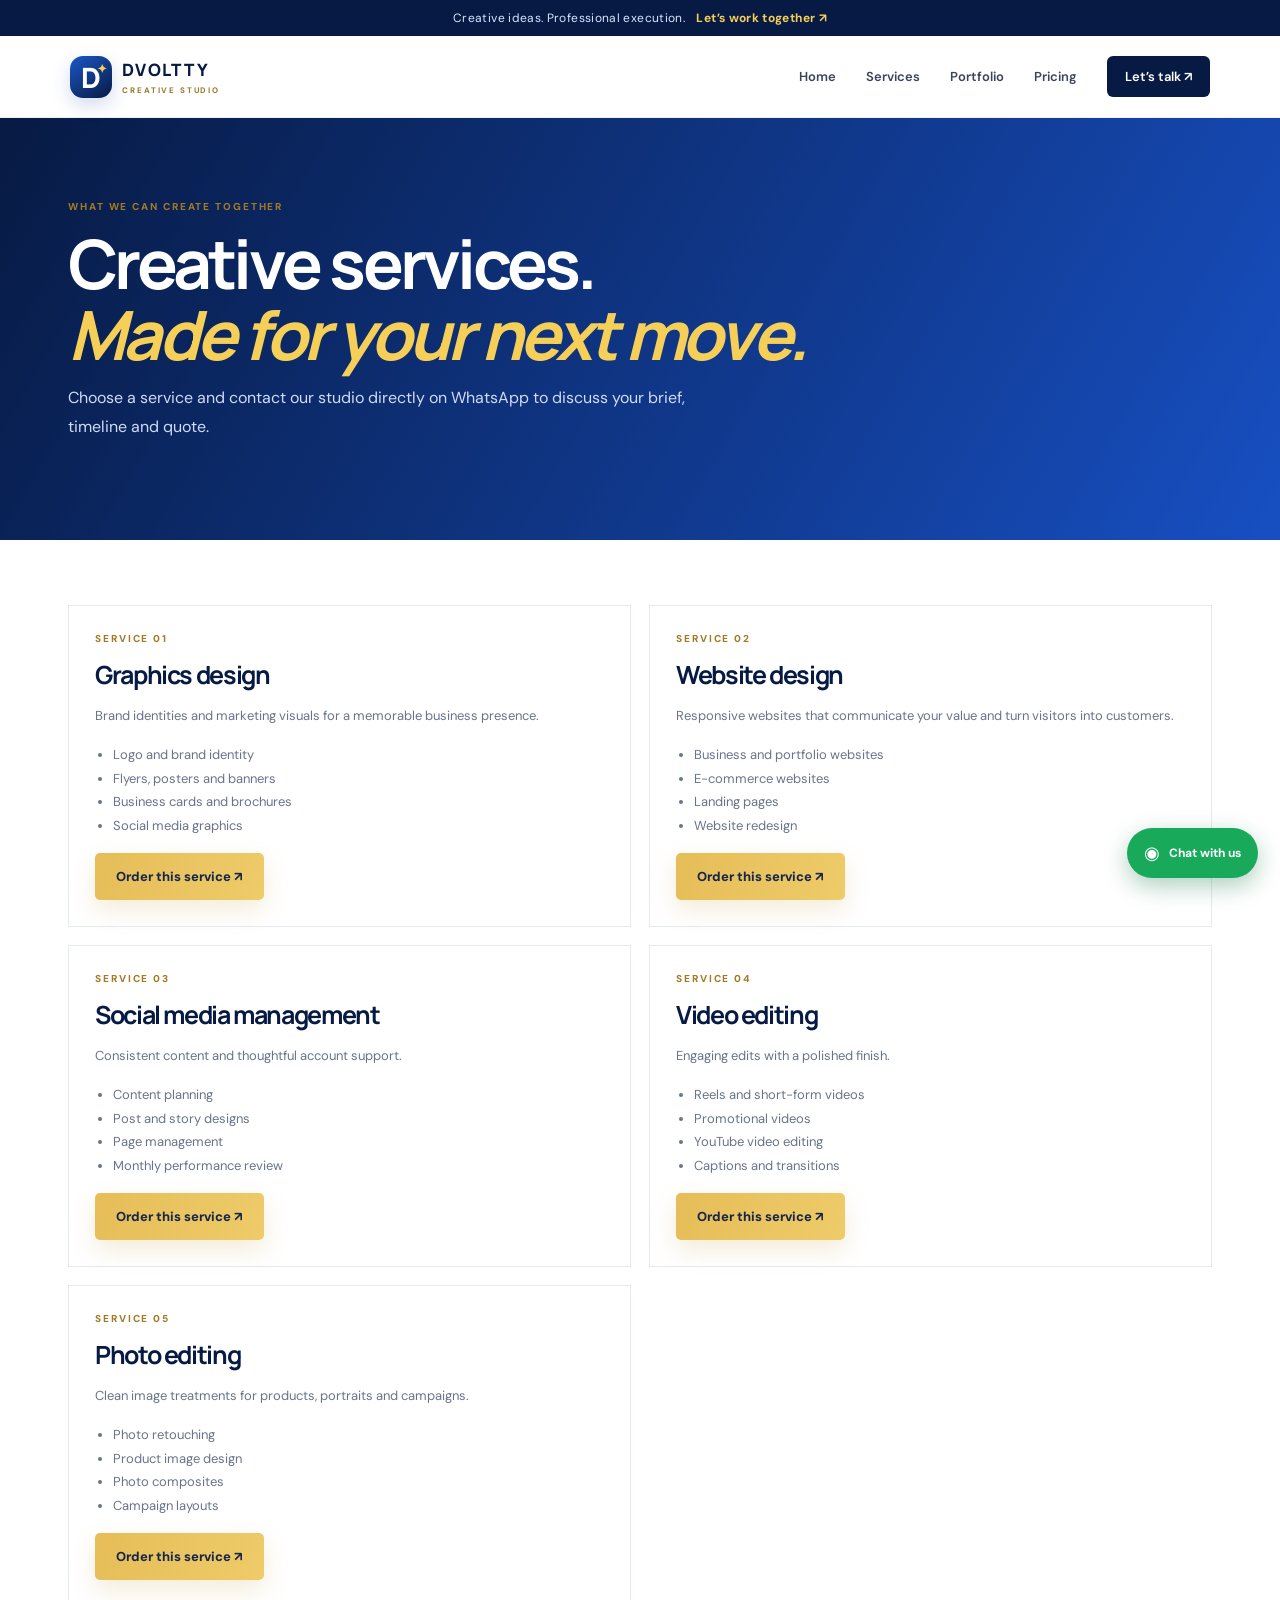
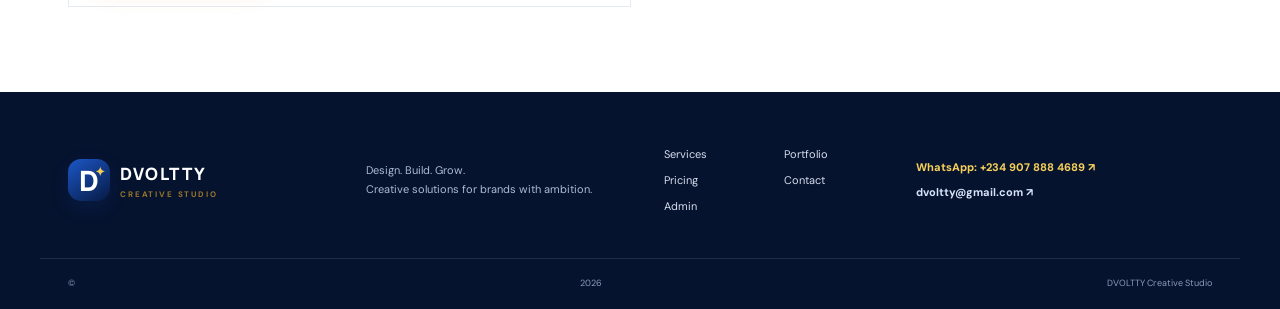
<file: services.html>
<!doctype html><html lang="en"><head><meta charset="utf-8"><meta name="viewport" content="width=device-width,initial-scale=1"><meta name="theme-color" content="#071a43"><link rel="icon" href="assets/favicon.svg"><link rel="preconnect" href="https://fonts.googleapis.com"><link rel="preconnect" href="https://fonts.gstatic.com" crossorigin><link href="https://fonts.googleapis.com/css2?family=DM+Sans:wght@400;500;600;700&family=Manrope:wght@400;500;600;700;800&display=swap" rel="stylesheet"><link rel="stylesheet" href="styles.css"><title>Services | DVOLTTY Creative Studio</title><meta name="description" content="Graphics design, websites, social media, video editing and photo services from DVOLTTY."></head><body><div class="announcement">Creative ideas. Professional execution. <a href="index.html#contact">Let’s work together ↗</a></div><header class="site-header"><a class="brand" href="index.html"><span class="brand-mark">D<span>✦</span></span><span class="brand-copy"><strong>DVOLTTY</strong><small>CREATIVE STUDIO</small></span></a><button class="menu-toggle" aria-label="Open navigation" aria-expanded="false">☰</button><nav class="nav"><a href="index.html">Home</a><a href="services.html">Services</a><a href="portfolio.html">Portfolio</a><a href="pricing.html">Pricing</a><a class="nav-cta" href="https://wa.me/2349078884689">Let’s talk ↗</a></nav></header><section class="inner-hero"><div class="section-wrap"><div class="eyebrow">WHAT WE CAN CREATE TOGETHER</div><h1>Creative services.<br><em>Made for your next move.</em></h1><p>Choose a service and contact our studio directly on WhatsApp to discuss your brief, timeline and quote.</p></div></section><main class="section-wrap inner-content"><div class="service-detail-grid"><article class="detail-card"><div class="eyebrow">SERVICE 01</div><h2>Graphics design</h2><p>Brand identities and marketing visuals for a memorable business presence.</p><ul><li>Logo and brand identity</li><li>Flyers, posters and banners</li><li>Business cards and brochures</li><li>Social media graphics</li></ul><a class="button button-gold" href="https://wa.me/2349078884689?text=Hello%20DVOLTTY%2C%20I%20am%20interested%20in%20Graphics%20design.%20Please%20send%20me%20details%20and%20a%20quote.">Order this service ↗</a></article><article class="detail-card"><div class="eyebrow">SERVICE 02</div><h2>Website design</h2><p>Responsive websites that communicate your value and turn visitors into customers.</p><ul><li>Business and portfolio websites</li><li>E-commerce websites</li><li>Landing pages</li><li>Website redesign</li></ul><a class="button button-gold" href="https://wa.me/2349078884689?text=Hello%20DVOLTTY%2C%20I%20am%20interested%20in%20Website%20design.%20Please%20send%20me%20details%20and%20a%20quote.">Order this service ↗</a></article><article class="detail-card"><div class="eyebrow">SERVICE 03</div><h2>Social media management</h2><p>Consistent content and thoughtful account support.</p><ul><li>Content planning</li><li>Post and story designs</li><li>Page management</li><li>Monthly performance review</li></ul><a class="button button-gold" href="https://wa.me/2349078884689?text=Hello%20DVOLTTY%2C%20I%20am%20interested%20in%20Social%20media%20management.%20Please%20send%20me%20details%20and%20a%20quote.">Order this service ↗</a></article><article class="detail-card"><div class="eyebrow">SERVICE 04</div><h2>Video editing</h2><p>Engaging edits with a polished finish.</p><ul><li>Reels and short-form videos</li><li>Promotional videos</li><li>YouTube video editing</li><li>Captions and transitions</li></ul><a class="button button-gold" href="https://wa.me/2349078884689?text=Hello%20DVOLTTY%2C%20I%20am%20interested%20in%20Video%20editing.%20Please%20send%20me%20details%20and%20a%20quote.">Order this service ↗</a></article><article class="detail-card"><div class="eyebrow">SERVICE 05</div><h2>Photo editing</h2><p>Clean image treatments for products, portraits and campaigns.</p><ul><li>Photo retouching</li><li>Product image design</li><li>Photo composites</li><li>Campaign layouts</li></ul><a class="button button-gold" href="https://wa.me/2349078884689?text=Hello%20DVOLTTY%2C%20I%20am%20interested%20in%20Photo%20editing.%20Please%20send%20me%20details%20and%20a%20quote.">Order this service ↗</a></article></div></main><footer class="footer"><div class="section-wrap footer-main"><a class="brand footer-brand" href="index.html"><span class="brand-mark">D<span>✦</span></span><span class="brand-copy"><strong>DVOLTTY</strong><small>CREATIVE STUDIO</small></span></a><p>Design. Build. Grow.<br>Creative solutions for brands with ambition.</p><div class="footer-links"><a href="services.html">Services</a><a href="portfolio.html">Portfolio</a><a href="pricing.html">Pricing</a><a href="index.html#contact">Contact</a><a href="admin.html">Admin</a></div><div class="footer-contact"><a class="footer-whatsapp" href="https://wa.me/2349078884689">WhatsApp: +234 907 888 4689 ↗</a><a class="footer-email" href="mailto:dvoltty@gmail.com">dvoltty@gmail.com ↗</a></div></div><div class="section-wrap footer-bottom">© <span id="year"></span> DVOLTTY Creative Studio</div></footer><a class="whatsapp-float" href="https://wa.me/2349078884689"><span>◉</span><b>Chat with us</b></a><script src="script.js"></script></body></html>
</file>
<file: styles.css>
:root{--navy:#071a43;--blue:#123f9b;--royal:#174fc2;--gold:#d6a83d;--yellow:#f5cf58;--ink:#101b32;--muted:#68748a;--paper:#f7f8fb;--white:#fff;--line:#e5e9f1;--font:'DM Sans',sans-serif;--display:'Manrope',sans-serif}
*{box-sizing:border-box}html{scroll-behavior:smooth;scroll-padding-top:90px}body{margin:0;color:var(--ink);font-family:var(--font);background:#fff}a{color:inherit;text-decoration:none}.announcement{background:var(--navy);color:#dbe5ff;text-align:center;padding:10px 16px;font-size:12px;letter-spacing:.03em}.announcement a{color:var(--yellow);font-weight:700;margin-left:8px}.site-header{height:82px;display:flex;align-items:center;justify-content:space-between;padding:0 max(calc((100% - 1200px)/2),5.5%);background:#fff;position:sticky;top:0;z-index:20;border-bottom:1px solid #edf0f5}.brand{display:flex;align-items:center;gap:10px}.brand-mark{width:42px;height:42px;border-radius:13px;background:linear-gradient(145deg,#1c57c8,#071a43);color:white;font:800 28px var(--display);display:grid;place-items:center;position:relative;box-shadow:0 7px 18px #123f9b30}.brand-mark span{color:var(--yellow);font-size:12px;position:absolute;right:5px;top:4px}.brand-copy{display:grid;line-height:1.05}.brand-copy strong{font:800 17px var(--display);letter-spacing:.1em;color:var(--navy)}.brand-copy small{font-size:8px;letter-spacing:.23em;color:#9a7628;margin-top:5px;font-weight:700}.nav{display:flex;align-items:center;gap:30px;font-size:13px;font-weight:600;color:#39455c}.nav>a:hover,.footer-links a:hover{color:var(--royal)}.nav-cta{padding:12px 18px;background:var(--navy);color:#fff!important;border-radius:6px}.nav-cta span{color:var(--yellow);margin-left:10px}.menu-toggle{display:none;border:0;background:none;font-size:25px;color:var(--navy)}
.section-wrap{max-width:1200px;margin:auto;padding-left:28px;padding-right:28px}.hero{min-height:625px;display:grid;grid-template-columns:1fr 1fr;align-items:center;gap:35px;padding-top:70px;padding-bottom:70px}.eyebrow{font-size:10px;font-weight:800;letter-spacing:.19em;color:#a27a24;display:flex;align-items:center;gap:10px}.eyebrow i{width:22px;height:2px;background:var(--gold)}h1,h2,h3,p{margin-top:0}h1,h2{font-family:var(--display);letter-spacing:-.055em}h1{font-size:clamp(46px,6vw,76px);line-height:1.04;color:var(--navy);margin:24px 0}.hero h1 em,h2 em{font-style:normal;color:var(--royal)}.hero-lead{max-width:500px;color:var(--muted);line-height:1.85;font-size:15px}.hero-actions{display:flex;align-items:center;gap:27px;margin-top:30px}.button{display:inline-flex;align-items:center;justify-content:center;gap:18px;padding:15px 21px;border:0;border-radius:5px;font-weight:800;font-size:13px;cursor:pointer}.button-gold{background:linear-gradient(110deg,#e6bd58,#f5d978);color:#17264a;box-shadow:0 10px 25px #c69a3430}.button-dark{background:var(--navy);color:white}.text-link{font-size:13px;font-weight:800;color:var(--navy)}.text-link span{color:#b1872c;margin-left:8px}.hero-proof{display:flex;align-items:center;gap:13px;margin-top:45px;color:var(--muted);font-size:11px;line-height:1.6}.hero-proof strong{color:var(--navy)}.proof-avatars{display:flex}.proof-avatars b{width:31px;height:31px;border:2px solid white;border-radius:50%;display:grid;place-items:center;margin-right:-8px;background:var(--navy);color:var(--yellow);font-size:11px}.proof-avatars b:nth-child(2){background:var(--gold);color:var(--navy)}.proof-avatars b:nth-child(3){background:var(--royal)}
.hero-art{height:460px;position:relative;display:grid;place-items:center;isolation:isolate}.art-glow{position:absolute;width:360px;height:360px;border-radius:50%;background:radial-gradient(circle,#dce7ff 0%,#eef3ff 50%,transparent 72%);z-index:-2}.art-orbit{position:absolute;border:1px solid #d8b65e80;border-radius:50%;transform:rotate(-28deg)}.orbit-one{width:510px;height:210px}.orbit-two{width:440px;height:300px;transform:rotate(35deg);border-color:#174fc233}.art-card{position:absolute;border-radius:13px;box-shadow:0 30px 65px #081b4430;overflow:hidden}.card-back{width:270px;height:340px;left:8%;top:53px;background:linear-gradient(145deg,#0c2b69,#164fc0);color:white;padding:24px;transform:rotate(-9deg)}.mini-top,.mini-foot{display:flex;justify-content:space-between;font-size:9px;letter-spacing:.16em;font-weight:700}.mini-top span:last-child{color:var(--yellow)}.abstract-lines{height:210px;margin:35px -20px 15px;background:repeating-linear-gradient(135deg,transparent 0 17px,#ffffff19 18px 19px),radial-gradient(circle at 70% 30%,#e8bc4d 0 3%,transparent 3.5%),linear-gradient(135deg,#174fc2,#071a43);border-radius:50% 20% 45% 15%}.mini-foot{color:#e9c66c}.card-front{width:320px;height:265px;right:4%;bottom:55px;background:#fff;transform:rotate(5deg)}.browser-bar{height:31px;border-bottom:1px solid #edf0f5;display:flex;align-items:center;gap:5px;padding:0 12px}.browser-bar i{width:6px;height:6px;border-radius:50%;background:#e4bd5a}.browser-bar i:nth-child(2){background:#b7c5df}.browser-bar i:nth-child(3){background:#6d8fd2}.browser-bar span{font-size:7px;color:#8490a4;margin-left:12px}.browser-content{padding:23px 25px;position:relative;height:calc(100% - 31px);background:linear-gradient(120deg,#f8faff,#e9effb)}.browser-label{font-size:7px;letter-spacing:.18em;color:#8d6b22;font-weight:800}.browser-title{font:800 29px/1.08 var(--display);color:var(--navy);margin-top:14px;position:relative;z-index:1}.browser-title em{color:var(--royal);font-style:normal}.browser-button{width:78px;height:17px;border-radius:3px;background:var(--gold);margin-top:17px}.browser-shape{position:absolute;right:-20px;bottom:-42px;width:150px;height:150px;border-radius:50%;background:linear-gradient(140deg,#1c55bd,#071a43);border:12px solid #fff}.floating-chip{position:absolute;background:white;border:1px solid #e8edf6;border-radius:8px;padding:12px 15px;box-shadow:0 12px 30px #0c24501c;color:var(--gold);font-size:18px}.floating-chip span{font-size:10px;color:var(--navy);font-weight:800;margin-left:7px}.chip-design{top:57px;right:2%}.chip-web{bottom:35px;left:5%}.art-caption{position:absolute;bottom:0;font-size:8px;letter-spacing:.25em;color:#8c96a9;font-weight:800}.art-caption b{color:var(--gold);padding:0 7px}
.trust-strip{background:var(--navy);color:#fff;padding:23px max(calc((100% - 1144px)/2),5.5%);display:flex;align-items:center;justify-content:space-between;gap:25px}.trust-strip>span{font-size:9px;letter-spacing:.17em;color:#c9d6f4;font-weight:800}.trust-strip div{display:flex;align-items:center;gap:22px;font-size:9px;letter-spacing:.12em;color:#fff}.trust-strip i{height:4px;width:4px;border-radius:50%;background:var(--gold)}
.section{padding-top:110px;padding-bottom:110px}.section-heading{display:flex;justify-content:space-between;align-items:end;gap:40px;margin-bottom:48px}.section-heading h2,.about-copy h2,.contact-inner h2{font-size:clamp(36px,4.3vw,54px);line-height:1.08;color:var(--navy);margin:15px 0 0}.section-heading>p{max-width:360px;color:var(--muted);font-size:13px;line-height:1.8;margin:0 0 4px}.service-grid{display:grid;grid-template-columns:repeat(3,1fr);gap:15px}.service-card{border:1px solid var(--line);padding:28px 25px 25px;min-height:330px;position:relative;background:#fff;transition:.25s}.service-card:hover{transform:translateY(-5px);box-shadow:0 18px 40px #0d275012;border-color:#d4b45f}.service-card.featured{background:var(--navy);color:#fff;border-color:var(--navy)}.service-icon{width:43px;height:43px;border-radius:10px;display:grid;place-items:center;background:#eef3ff;color:var(--royal);font-size:23px;margin-bottom:24px}.featured .service-icon{background:#ffffff16;color:var(--yellow)}.card-number{position:absolute;right:24px;top:34px;font-size:8px;letter-spacing:.15em;color:#a0a9b9;font-weight:800}.service-card h3{font:800 20px var(--display);margin:0 0 10px;color:var(--navy)}.featured h3{color:white}.service-card p{font-size:12px;line-height:1.7;color:var(--muted);min-height:42px}.featured p{color:#c1cce4}.service-card ul{list-style:none;padding:0;margin:17px 0 22px;display:grid;gap:9px;font-size:11px;color:#536078}.featured ul{color:#d8e0f1}.service-card li:before{content:"✓";color:#b48a2f;font-weight:900;margin-right:9px}.service-card>a:not(.button){font-size:11px;font-weight:800;color:var(--royal)}.featured>a{color:var(--yellow)!important}.service-note{background:#f5f7fc;border-style:dashed;display:flex;flex-direction:column;justify-content:center}.note-star{font-size:32px;color:var(--gold);margin-bottom:20px}.service-note h3{font-size:24px}.service-note p{min-height:0}.service-note .button{align-self:flex-start;margin-top:12px}
.work-section{background:var(--navy);padding:105px 0 110px}.light-heading h2{color:#fff}.light-heading h2 em{color:var(--yellow)}.light-heading>p{color:#b8c6e3}.portfolio-grid{display:grid;grid-template-columns:1.1fr 1fr 1fr;gap:18px}.portfolio-item{min-width:0}.portfolio-art{height:320px;display:grid;place-items:center;overflow:hidden;position:relative}.portfolio-brand .portfolio-art{background:#d6b65f}.brand-poster{width:68%;height:78%;background:#0a214f;color:#fff;padding:24px;display:flex;flex-direction:column;justify-content:space-between;transform:rotate(-4deg);box-shadow:0 18px 35px #07142d45}.brand-poster small,.brand-poster span{font-size:8px;letter-spacing:.18em;color:#f3d77f}.brand-poster strong{font:800 clamp(28px,4vw,48px)/.95 var(--display);letter-spacing:-.06em}.brand-poster i{color:var(--yellow);font-style:normal}.portfolio-web .portfolio-art{background:#e8edf5}.web-mock{width:85%;height:75%;background:#f9fafc;box-shadow:0 18px 35px #07142d25;position:relative;padding:18px;color:var(--navy)}.mock-nav{font-size:8px;font-weight:900;letter-spacing:.15em;border-bottom:1px solid #dce2ed;padding-bottom:12px}.mock-nav span{float:right}.mock-copy{font:800 32px/1.04 var(--display);margin:30px 0 0 15px;position:relative;z-index:2}.mock-copy i{color:#2455a5;font-style:normal}.mock-copy small{display:block;font:700 7px var(--font);letter-spacing:.14em;margin-top:15px}.mock-circle{position:absolute;width:145px;height:145px;background:linear-gradient(145deg,#eac65c,#b98b27);border-radius:50%;right:-20px;bottom:-25px}.portfolio-social .portfolio-art{background:#1b4aa0}.social-mock{width:66%;height:85%;background:#f4d36f;padding:20px;color:#102553;display:flex;flex-direction:column;justify-content:space-between;transform:rotate(5deg);box-shadow:0 18px 35px #07142d45}.social-mock small,.social-mock span{font-size:7px;letter-spacing:.15em;font-weight:800}.social-mock strong{font:800 35px/.92 var(--display);letter-spacing:-.06em}.social-mock i{font-style:normal;color:#1c4ca5}.portfolio-meta{display:flex;flex-direction:column;gap:7px;color:white;padding-top:18px}.portfolio-meta span{font-size:8px;letter-spacing:.15em;color:#aebfe1}.portfolio-meta b{font:700 15px var(--display)}
.pricing-section{background:#f8f9fc}.price-grid{display:grid;grid-template-columns:repeat(3,1fr);gap:12px}.price-card{padding:25px;background:#fff;border:1px solid #e5e9f1;min-height:190px;display:flex;flex-direction:column;align-items:flex-start}.price-card>span{font-size:9px;letter-spacing:.13em;color:#8c6a22;font-weight:800}.price-card strong{font:800 24px var(--display);color:var(--navy);margin:14px 0 8px}.price-card p{font-size:11px;line-height:1.65;color:var(--muted);margin-bottom:18px}.price-card a{font-size:11px;color:var(--royal);font-weight:800;margin-top:auto}.price-featured{background:var(--navy);border-color:var(--navy)}.price-featured strong{color:#fff}.price-featured p{color:#c3cde2}.price-featured a{color:var(--yellow)}.pricing-note{font-size:10px;color:#7c8799;margin-top:20px;line-height:1.6}
.process-section{padding:100px 0}.process-grid{display:grid;grid-template-columns:repeat(4,1fr);gap:25px}.process-grid>div{border-top:1px solid #dfe4ed;padding-top:20px}.process-grid b{font:800 12px var(--display);color:#b48b32}.process-grid h3{font:800 17px var(--display);color:var(--navy);margin:20px 0 8px}.process-grid p{font-size:11px;line-height:1.7;color:var(--muted)}
.about-section{padding-top:30px;padding-bottom:110px;display:grid;grid-template-columns:.9fr 1.1fr;gap:90px;align-items:center}.about-art{height:380px;background:linear-gradient(145deg,#0c2c70,#174fc2);position:relative;display:grid;place-items:center;overflow:hidden}.about-art:before,.about-art:after{content:"";position:absolute;border:1px solid #ffffff35;border-radius:50%;width:340px;height:340px}.about-art:after{width:260px;height:260px;border-color:#e8c66d80}.about-monogram{font:800 180px var(--display);color:#fff;position:relative;z-index:1;text-shadow:10px 15px 0 #061a4650}.about-monogram span{color:var(--yellow);font-size:38px;position:absolute;right:5px;top:20px}.about-stamp{position:absolute;bottom:24px;right:24px;border:1px solid #f0cf72;color:#f5d87f;padding:10px 14px;font-size:9px;letter-spacing:.16em;line-height:1.5;font-weight:800}.about-copy h2{margin:15px 0 25px}.about-copy p{font-size:13px;line-height:1.85;color:var(--muted);max-width:500px}.about-copy .text-link{display:inline-block;margin-top:12px}
.contact-section{background:linear-gradient(115deg,#081a42,#123f91);padding:100px 0;color:white}.contact-inner{display:grid;grid-template-columns:1fr .85fr;gap:90px;align-items:center}.contact-inner h2{color:white;font-size:clamp(42px,5vw,62px);margin:18px 0}.contact-inner h2 em{color:var(--yellow)}.contact-inner>div>p{color:#c1cce2;line-height:1.8;font-size:13px;max-width:380px}.contact-form{background:white;color:var(--navy);padding:30px;display:grid;gap:15px;box-shadow:0 20px 50px #06132e50}.contact-form label{font-size:10px;font-weight:800;display:grid;gap:7px;color:#394760}.contact-form input,.contact-form select,.contact-form textarea{width:100%;border:1px solid #e1e6ef;border-radius:4px;padding:12px;font:12px var(--font);color:var(--ink);outline:none;background:#fbfcfe}.contact-form input:focus,.contact-form select:focus,.contact-form textarea:focus{border-color:var(--royal)}.contact-form textarea{resize:vertical}.contact-form small{font-size:9px;color:#8a94a6}.footer{background:#06132f;color:#fff}.footer-main{padding-top:55px;padding-bottom:45px;display:grid;grid-template-columns:1.2fr 1.2fr 1fr 1.3fr;align-items:center;gap:25px}.footer-brand .brand-copy strong{color:white}.footer-main>p{font-size:11px;color:#aebbd5;line-height:1.7;margin:0}.footer-links{display:grid;grid-template-columns:1fr 1fr;gap:12px;font-size:11px;color:#d6deed}.footer-whatsapp{font-size:11px;color:var(--yellow);font-weight:800}.footer-bottom{border-top:1px solid #ffffff1c;padding-top:18px;padding-bottom:20px;display:flex;justify-content:space-between;gap:15px;font-size:9px;color:#8d9bb8}.footer-bottom a{color:#f1d16e}.whatsapp-float{position:fixed;right:22px;bottom:22px;z-index:30;display:flex;align-items:center;gap:9px;background:#18a95b;color:white;padding:13px 17px;border-radius:50px;box-shadow:0 8px 25px #0b6e3b55;font-size:12px}.whatsapp-float span{font-size:18px}
@media(max-width:900px){.nav{gap:16px}.hero{gap:10px}.hero-art{transform:scale(.9)}.trust-strip{align-items:flex-start;flex-direction:column}.service-grid{grid-template-columns:repeat(2,1fr)}.portfolio-grid{grid-template-columns:1fr 1fr}.portfolio-item:last-child{display:none}.about-section{gap:45px}.footer-main{grid-template-columns:1fr 1fr}.contact-inner{gap:40px}}
@media(max-width:650px){.announcement{font-size:10px}.site-header{height:70px;padding:0 20px}.menu-toggle{display:block}.nav{display:none;position:absolute;top:69px;left:0;right:0;background:white;padding:20px;box-shadow:0 15px 25px #0b1c3a16;flex-direction:column;align-items:stretch;gap:0}.nav.open{display:flex}.nav>a{padding:13px 8px;border-bottom:1px solid #eef0f5}.nav .nav-cta{text-align:center;margin-top:10px}.section-wrap{padding-left:21px;padding-right:21px}.hero{grid-template-columns:1fr;padding-top:65px;padding-bottom:35px;min-height:0}.hero h1{font-size:48px}.hero-art{height:390px;transform:scale(.88);transform-origin:top center;margin:0 -25px -30px}.card-back{left:6%;top:30px}.card-front{right:3%;bottom:45px}.chip-design{right:0;top:25px}.chip-web{left:0;bottom:25px}.trust-strip{padding:22px}.trust-strip div{flex-wrap:wrap;gap:12px}.section{padding-top:75px;padding-bottom:75px}.section-heading{display:block;margin-bottom:32px}.section-heading>p{margin-top:20px}.service-grid{grid-template-columns:1fr}.service-card{min-height:0}.service-card p{min-height:0}.work-section{padding:75px 0}.portfolio-grid{grid-template-columns:1fr}.portfolio-item:last-child{display:block}.portfolio-art{height:280px}.price-grid{grid-template-columns:1fr}.price-card{min-height:0}.process-section{padding:75px 0}.process-grid{grid-template-columns:1fr 1fr;gap:25px 17px}.about-section{grid-template-columns:1fr;gap:35px;padding-top:0;padding-bottom:75px}.about-art{height:300px}.about-monogram{font-size:145px}.contact-section{padding:75px 0}.contact-inner{grid-template-columns:1fr;gap:30px}.contact-form{padding:22px}.footer-main{grid-template-columns:1fr 1fr;gap:28px 18px}.footer-bottom{flex-wrap:wrap;line-height:1.5}.whatsapp-float{right:13px;bottom:13px;padding:12px 15px}.whatsapp-float b{font-size:11px}}

@media(prefers-reduced-motion:no-preference){.hero-copy>*{animation:rise .7s both}.hero-copy>*:nth-child(2){animation-delay:.08s}.hero-copy>*:nth-child(3){animation-delay:.16s}.hero-art{animation:rise .9s both}.art-card{animation:floaty 6s ease-in-out infinite}.card-front{animation-delay:-3s}.floating-chip{animation:floaty 5s ease-in-out infinite}}@keyframes rise{from{opacity:0;transform:translateY(20px)}to{opacity:1;transform:translateY(0)}}@keyframes floaty{0%,100%{translate:0 0}50%{translate:0 -8px}}
.inner-hero{background:linear-gradient(120deg,#071a43,#174fc2);color:white;padding:82px 0}.inner-hero h1{color:white;font-size:clamp(42px,6vw,68px);margin:15px 0}.inner-hero h1 em{color:var(--yellow)}.inner-hero p{max-width:650px;color:#d0dcf5;line-height:1.8}.inner-content{padding-top:65px;padding-bottom:85px}.service-detail-grid,.gallery-grid{display:grid;grid-template-columns:repeat(2,1fr);gap:18px}.detail-card,.gallery-card{border:1px solid var(--line);background:#fff;padding:26px}.detail-card h2{font-size:25px;color:var(--navy);margin:12px 0}.detail-card p,.detail-card li{color:var(--muted);font-size:13px;line-height:1.8}.detail-card ul{padding-left:18px}.gallery-grid{grid-template-columns:repeat(3,1fr)}.gallery-card{padding:0;overflow:hidden}.gallery-visual{height:230px;display:grid;place-items:center;background:linear-gradient(135deg,#e8eefb,#f8e8b6);padding:20px}.gallery-visual span{font:800 32px/1.1 var(--display);color:var(--navy);text-align:center}.gallery-card:nth-child(3n+2) .gallery-visual{background:linear-gradient(135deg,#102c68,#2862c7)}.gallery-card:nth-child(3n+2) .gallery-visual span{color:white}.gallery-info{padding:18px}.gallery-info small{font-size:9px;letter-spacing:.13em;color:#a27a24;font-weight:800}.gallery-info h3{font:800 17px var(--display);color:var(--navy);margin:8px 0}.gallery-info p{font-size:12px;line-height:1.6;color:var(--muted)}.gallery-tools{display:flex;gap:9px;flex-wrap:wrap;margin-bottom:22px}.gallery-tools button{border:1px solid var(--line);border-radius:30px;padding:10px 16px;background:white;color:var(--navy);font-weight:700}.gallery-tools button.active{background:var(--navy);color:white}.admin-shell{min-height:100vh;background:#f4f6fb}.admin-top{background:var(--navy);color:white;padding:20px 5%;display:flex;justify-content:space-between}.admin-top a{color:var(--yellow)}.admin-wrap{max-width:1000px;margin:30px auto;padding:0 20px}.notice{padding:14px;background:#fff7df;border:1px solid #efd58b;color:#6d5315;font-size:12px;line-height:1.7}.admin-panel,.login-box{background:white;border:1px solid var(--line);padding:24px;margin:18px 0}.admin-form{display:grid;grid-template-columns:1fr 1fr;gap:12px}.admin-form input,.admin-form select,.admin-form textarea,.login-box input{width:100%;padding:12px;border:1px solid #dfe5ef;border-radius:5px;font:13px var(--font)}.admin-form textarea{grid-column:1/-1}.admin-list{display:grid;gap:9px}.admin-row{display:flex;justify-content:space-between;gap:12px;padding:12px;border:1px solid var(--line);font-size:13px}.admin-row button{border:0;background:#fff0ef;color:#a33131;padding:7px 12px}.admin-hidden{display:none!important}@media(max-width:700px){.service-detail-grid,.gallery-grid,.admin-form{grid-template-columns:1fr}.admin-form textarea{grid-column:auto}.inner-hero{padding:58px 0}.inner-content{padding-top:45px}}


/* DVOLTTY premium motion layer */
@keyframes dvolttyFloat{0%,100%{transform:translate3d(0,0,0) rotate(0)}50%{transform:translate3d(0,-13px,0) rotate(1.2deg)}}
@keyframes dvolttyGlow{0%,100%{opacity:.48;transform:scale(.96)}50%{opacity:.9;transform:scale(1.06)}}
@keyframes dvolttyShimmer{0%{background-position:0% 50%}100%{background-position:200% 50%}}
.hero-art{animation:dvolttyFloat 8s ease-in-out infinite;transform-origin:center}
.art-glow{animation:dvolttyGlow 7s ease-in-out infinite}
.hero-copy .eyebrow{animation:fadeSlide .7s both}
.hero-copy h1{animation:fadeSlide .85s .08s both}
.hero-copy .hero-lead{animation:fadeSlide .85s .16s both}
.hero-actions{animation:fadeSlide .85s .24s both}
@keyframes fadeSlide{from{opacity:0;transform:translateY(18px)}to{opacity:1;transform:translateY(0)}}
.reveal{opacity:0;transform:translateY(22px);transition:opacity .7s ease,transform .7s cubic-bezier(.2,.7,.2,1)}
.reveal.is-visible{opacity:1;transform:translateY(0)}
.button-gold{background-size:200% 100%;transition:transform .25s ease,box-shadow .25s ease,background-position .5s}
.button-gold:hover{transform:translateY(-3px);box-shadow:0 12px 28px #d6a83d40;background-position:100% 0}
.gallery-visual img{width:100%;height:100%;object-fit:cover;display:block}
.admin-form input,.admin-form select,.admin-form textarea{width:100%;padding:12px;border:1px solid var(--line);border-radius:10px;font:inherit;background:#fff}
.admin-form label{display:grid;gap:6px;font-size:13px;font-weight:700}
.admin-actions{display:flex;gap:8px;flex-wrap:wrap;margin-top:10px}
.admin-muted{color:var(--muted);font-size:13px}
.admin-stat-grid{display:grid;grid-template-columns:repeat(3,minmax(0,1fr));gap:12px}
.admin-stat{padding:16px;border:1px solid var(--line);border-radius:14px;background:#fff}
.admin-stat strong{display:block;font:800 25px var(--display);color:var(--blue)}
.admin-row{align-items:flex-start}
.admin-row small{display:block;color:var(--muted);margin-top:5px}
@media(max-width:600px){.admin-stat-grid{grid-template-columns:1fr}.hero-art{animation-duration:10s}}
@media(prefers-reduced-motion:reduce){*,*::before,*::after{scroll-behavior:auto!important;animation-duration:.01ms!important;animation-iteration-count:1!important;transition-duration:.01ms!important}.reveal{opacity:1;transform:none}}


/* Impact counters, animated service ribbon and glass-tech illustration */
.impact-strip{display:flex;align-items:center;justify-content:space-between;gap:26px;padding-top:34px;padding-bottom:34px;border-top:1px solid #e8edf5;border-bottom:1px solid #e8edf5}
.impact-stat{display:grid;gap:3px;min-width:170px}.impact-stat strong{font:800 clamp(30px,4vw,43px)/1 var(--display);color:var(--blue);letter-spacing:-.04em}.impact-stat>span{font-size:11px;font-weight:700;letter-spacing:.08em;text-transform:uppercase;color:#66738b}.impact-divider{height:52px;width:1px;background:#dce3ef}.impact-note{max-width:250px;color:var(--muted);font-size:12px;line-height:1.7}
.moving-ribbon{overflow:hidden;background:linear-gradient(90deg,#071a43,#174fc2,#071a43);color:#f6d779;padding:15px 0;white-space:nowrap}.moving-track{display:flex;align-items:center;gap:34px;width:max-content;animation:marqueeMove 34s linear infinite}.moving-track span{font:800 10px var(--display);letter-spacing:.18em}.moving-ribbon:hover .moving-track{animation-play-state:paused}@keyframes marqueeMove{to{transform:translateX(-50%)}}
.tech-showcase{display:grid;grid-template-columns:.72fr 1.28fr;align-items:center;gap:55px;padding-top:95px;padding-bottom:95px}.tech-copy h2{font-size:clamp(36px,4vw,52px);margin:14px 0 18px}.tech-copy h2 em{color:var(--blue)}.tech-copy p{max-width:390px;color:var(--muted);font-size:13px;line-height:1.9;margin-bottom:22px}.tech-visual{border-radius:24px;overflow:hidden;box-shadow:0 25px 65px #071a4325;background:#071a43}.tech-visual img{display:block;width:100%;height:auto;transition:transform .8s cubic-bezier(.2,.7,.2,1)}.tech-visual:hover img{transform:scale(1.025)}
.footer-contact{display:grid;gap:11px}.footer-email{font-size:11px;color:#d8e3fa;font-weight:700}.footer-email:hover{color:var(--yellow)}
@media(max-width:900px){.tech-showcase{grid-template-columns:1fr;gap:28px}.tech-copy p{max-width:620px}}
@media(max-width:650px){.impact-strip{display:grid;grid-template-columns:1fr 1fr;gap:18px;padding-top:28px;padding-bottom:28px}.impact-divider{display:none}.impact-note{grid-column:1/-1;max-width:none}.moving-track{gap:22px}.moving-track span{font-size:9px}.tech-showcase{padding-top:65px;padding-bottom:65px}.tech-visual{border-radius:14px}.footer-contact{gap:8px}}
@media(prefers-reduced-motion:reduce){.moving-track{animation:none}.tech-visual img{transition:none}}
</file>
